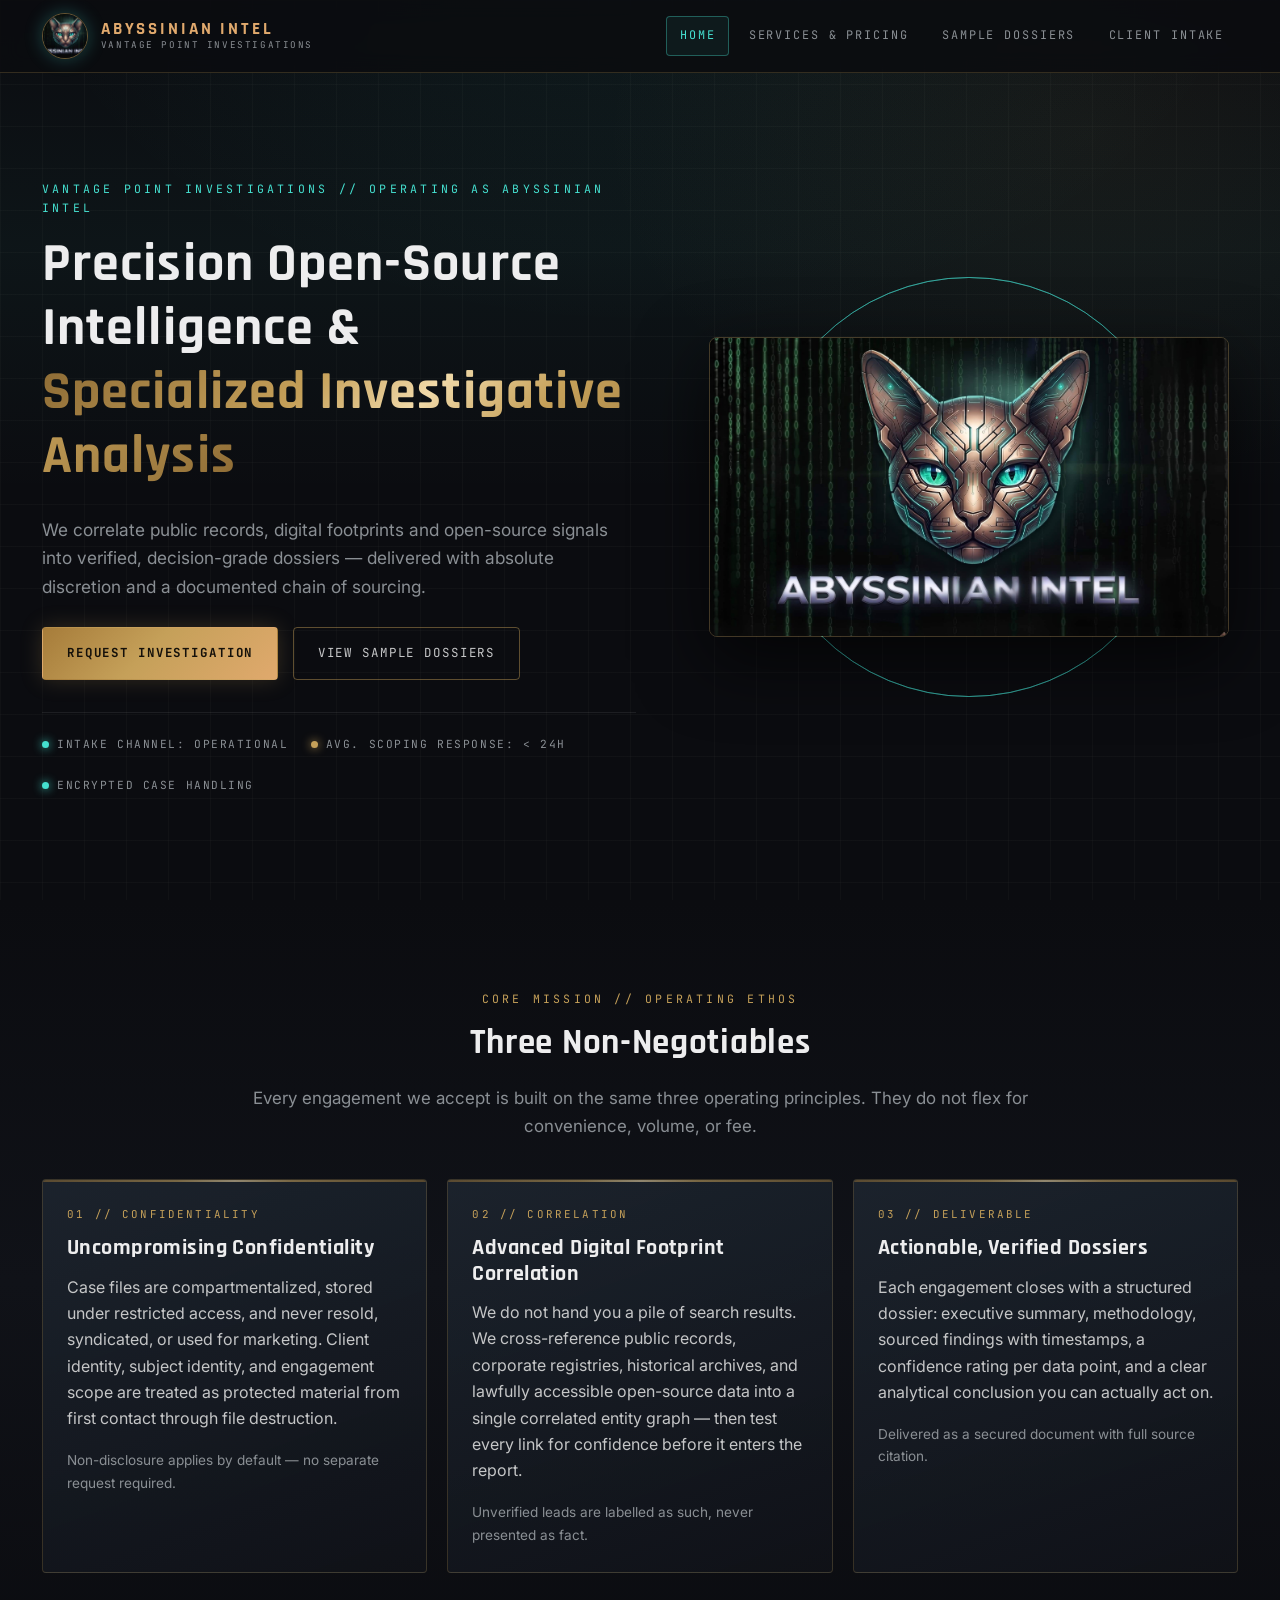
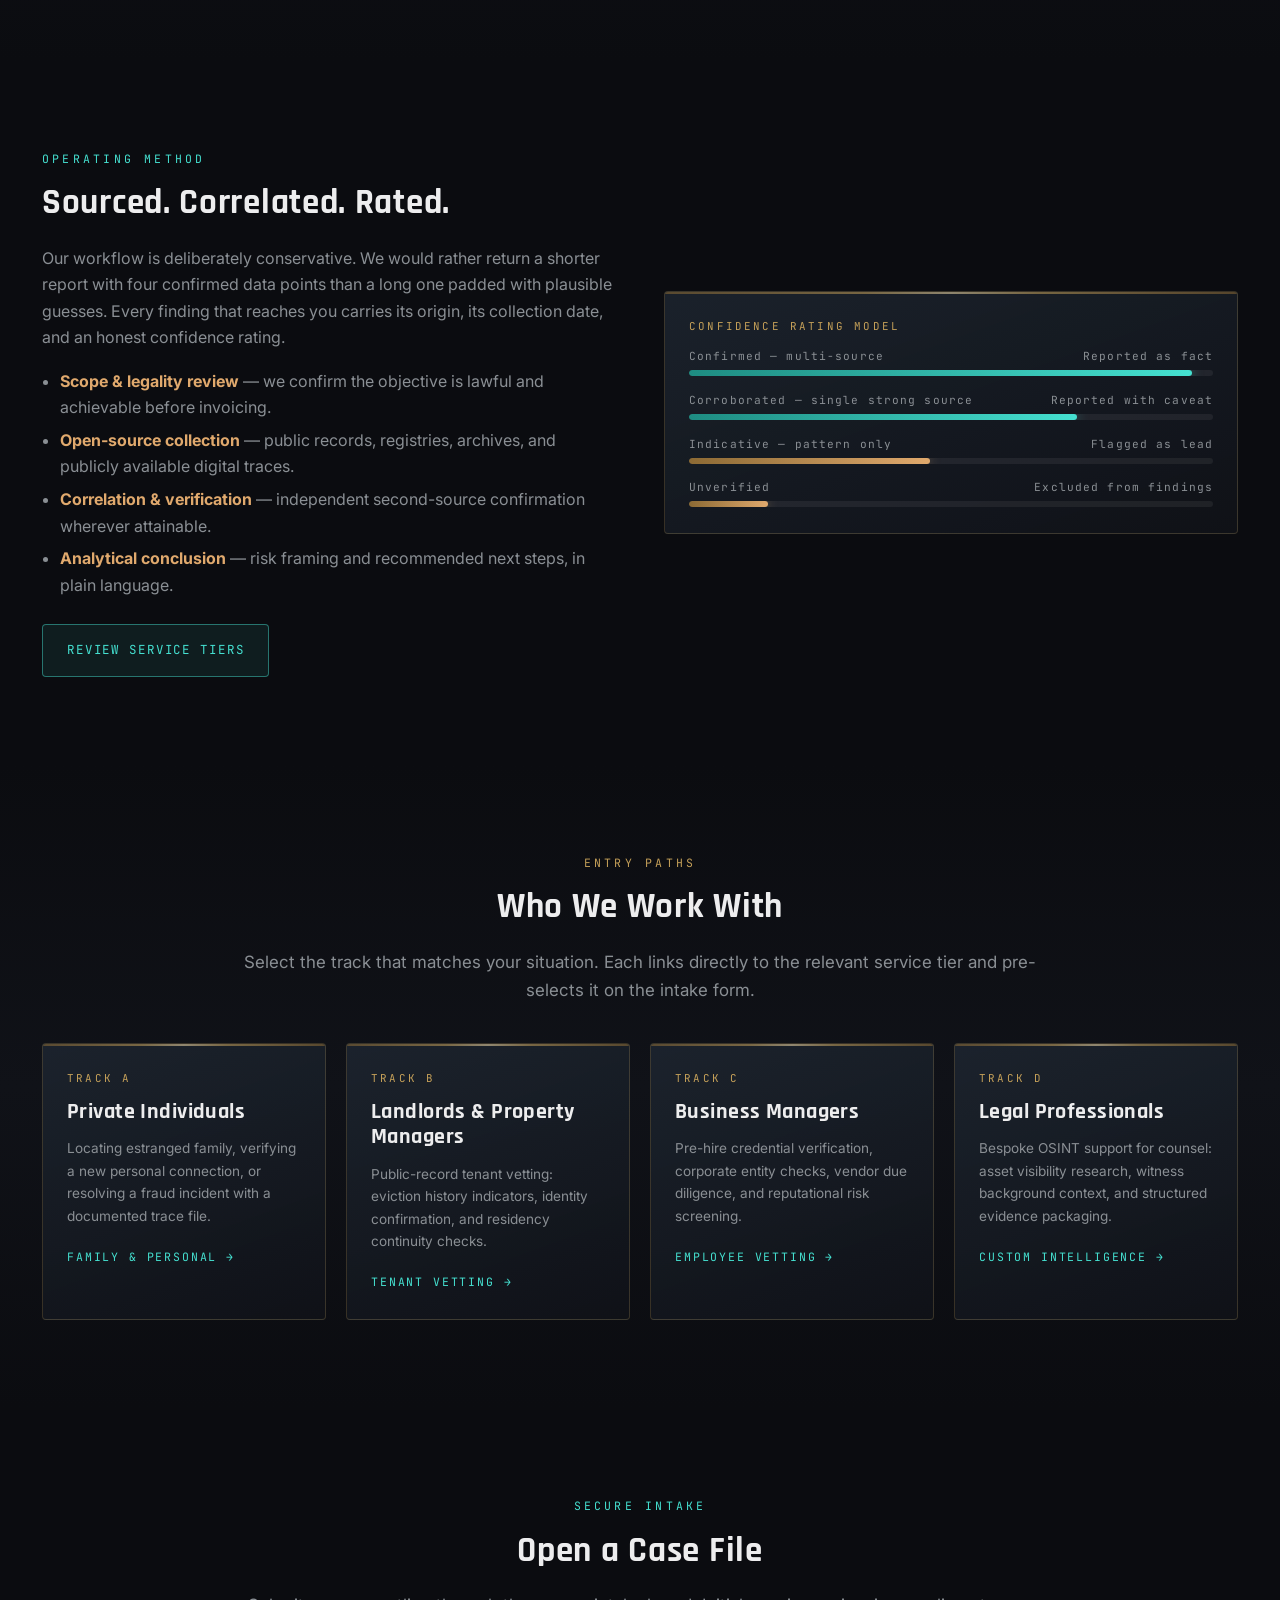
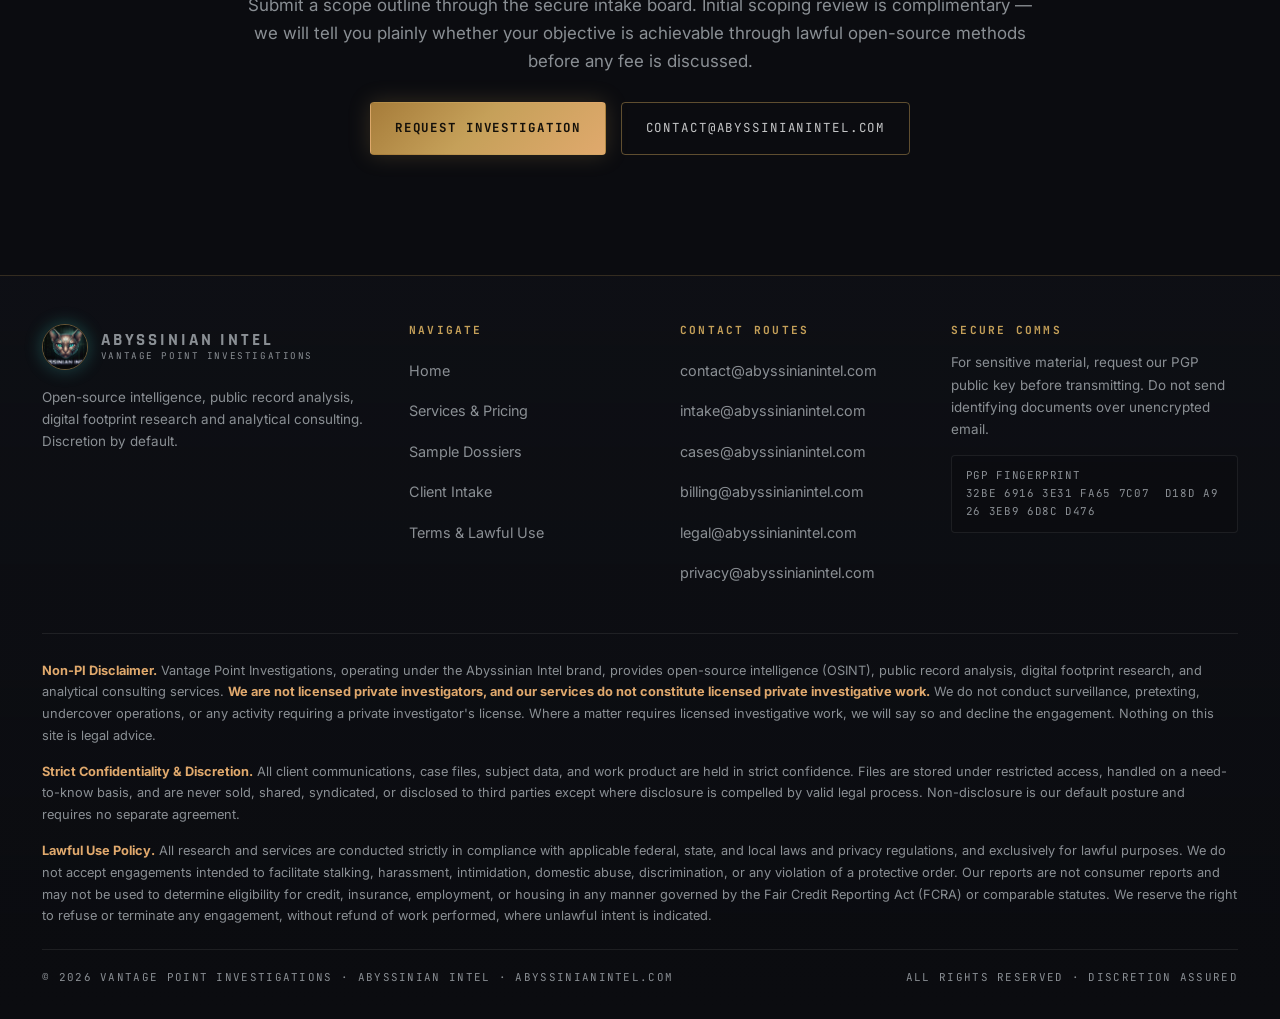
<file: index.html>
<!DOCTYPE html>
<html lang="en">
<head>
<meta charset="utf-8">
<meta name="viewport" content="width=device-width, initial-scale=1">
<title>Abyssinian Intel — Vantage Point Investigations | Open-Source Intelligence &amp; Analysis</title>
<meta name="description" content="Vantage Point Investigations, operating under Abyssinian Intel. Precision open-source intelligence (OSINT), public record analysis, digital footprint research and analytical consulting. Not a licensed private investigation service.">
<meta name="theme-color" content="#0B0C10">

<!-- Open Graph -->
<meta property="og:title" content="Abyssinian Intel — Precision Open-Source Intelligence">
<meta property="og:description" content="OSINT, public record analysis and digital footprint research. Verified dossiers. Absolute discretion.">
<meta property="og:image" content="assets/Logo1.jpg">
<meta property="og:type" content="website">

<link rel="icon" href="assets/Logo1.jpg">
<link rel="preconnect" href="https://fonts.googleapis.com">
<link rel="preconnect" href="https://fonts.gstatic.com" crossorigin>
<link href="https://fonts.googleapis.com/css2?family=Rajdhani:wght@500;600;700&family=Inter:wght@300;400;500;600&family=JetBrains+Mono:wght@400;500&display=swap" rel="stylesheet">
<link rel="stylesheet" href="assets/css/style.css">
</head>
<body>

<!-- Ambient grid + scanline backdrop (purely decorative) -->
<div class="backdrop" aria-hidden="true"></div>

<!-- ====================== HEADER ====================== -->
<header class="site-header">
  <div class="wrap nav">
    <a class="brand" href="index.html" aria-label="Abyssinian Intel — home">
      <img class="brand__mark" src="assets/Logo1.jpg" alt="Abyssinian Intel emblem">
      <span class="brand__text">
        <span class="brand__name">Abyssinian Intel</span>
        <span class="brand__sub">Vantage Point Investigations</span>
      </span>
    </a>

    <button class="nav__toggle" type="button" aria-controls="nav-links" aria-expanded="false" aria-label="Toggle navigation">☰</button>

    <nav class="nav__links" id="nav-links" aria-label="Primary">
      <a href="index.html">Home</a>
      <a href="services.html">Services &amp; Pricing</a>
      <a href="reports.html">Sample Dossiers</a>
      <a href="intake.html">Client Intake</a>
    </nav>
  </div>
</header>

<main>

  <!-- ====================== HERO ====================== -->
  <section class="hero">
    <div class="wrap hero__inner">

      <div>
        <span class="eyebrow">Vantage Point Investigations // Operating as Abyssinian Intel</span>
        <h1>Precision Open-Source Intelligence &amp;<br><span class="metal">Specialized Investigative Analysis</span></h1>
        <p class="hero__sub">
          We correlate public records, digital footprints and open-source signals into verified,
          decision-grade dossiers — delivered with absolute discretion and a documented chain of sourcing.
        </p>

        <div class="btn-row mt-2">
          <a class="btn btn--primary" href="intake.html">Request Investigation</a>
          <a class="btn btn--ghost" href="reports.html">View Sample Dossiers</a>
        </div>

        <div class="status-strip" role="status">
          <span class="node">Intake channel: operational</span>
          <span class="node node--copper">Avg. scoping response: &lt; 24h</span>
          <span class="node">Encrypted case handling</span>
        </div>
      </div>

      <!-- Logo with ambient pulse rings -->
      <div class="hero__logo">
        <span class="pulse-ring" aria-hidden="true"></span>
        <span class="pulse-ring" aria-hidden="true"></span>
        <span class="pulse-ring" aria-hidden="true"></span>
        <img src="assets/Logo1.jpg" alt="Abyssinian Intel — cyber-metallic Abyssinian cat emblem with turquoise optical sensors over a digital rain field">
      </div>

    </div>
  </section>

  <!-- ====================== CORE MISSION / ETHOS ====================== -->
  <section class="section section--alt" id="ethos">
    <div class="wrap">
      <div class="center mb-3">
        <span class="eyebrow eyebrow--copper">Core Mission // Operating Ethos</span>
        <h2>Three Non-Negotiables</h2>
        <p class="lede">Every engagement we accept is built on the same three operating principles. They do not flex for convenience, volume, or fee.</p>
      </div>

      <div class="grid grid--3">

        <article class="card" data-reveal>
          <span class="card__icon">01 // CONFIDENTIALITY</span>
          <h3>Uncompromising Confidentiality</h3>
          <p>
            Case files are compartmentalized, stored under restricted access, and never resold, syndicated,
            or used for marketing. Client identity, subject identity, and engagement scope are treated as
            protected material from first contact through file destruction.
          </p>
          <p class="small dim mb-0">Non-disclosure applies by default — no separate request required.</p>
        </article>

        <article class="card" data-reveal>
          <span class="card__icon">02 // CORRELATION</span>
          <h3>Advanced Digital Footprint Correlation</h3>
          <p>
            We do not hand you a pile of search results. We cross-reference public records, corporate
            registries, historical archives, and lawfully accessible open-source data into a single
            correlated entity graph — then test every link for confidence before it enters the report.
          </p>
          <p class="small dim mb-0">Unverified leads are labelled as such, never presented as fact.</p>
        </article>

        <article class="card" data-reveal>
          <span class="card__icon">03 // DELIVERABLE</span>
          <h3>Actionable, Verified Dossiers</h3>
          <p>
            Each engagement closes with a structured dossier: executive summary, methodology, sourced
            findings with timestamps, a confidence rating per data point, and a clear analytical
            conclusion you can actually act on.
          </p>
          <p class="small dim mb-0">Delivered as a secured document with full source citation.</p>
        </article>

      </div>
    </div>
  </section>

  <!-- ====================== METHOD SNAPSHOT ====================== -->
  <section class="section">
    <div class="wrap">
      <div class="grid grid--2" style="align-items:center; gap:3rem;">
        <div data-reveal>
          <span class="eyebrow">Operating Method</span>
          <h2>Sourced. Correlated. Rated.</h2>
          <p class="dim">
            Our workflow is deliberately conservative. We would rather return a shorter report with four
            confirmed data points than a long one padded with plausible guesses. Every finding that reaches
            you carries its origin, its collection date, and an honest confidence rating.
          </p>
          <ul class="dim">
            <li><strong style="color:var(--bronze)">Scope &amp; legality review</strong> — we confirm the objective is lawful and achievable before invoicing.</li>
            <li><strong style="color:var(--bronze)">Open-source collection</strong> — public records, registries, archives, and publicly available digital traces.</li>
            <li><strong style="color:var(--bronze)">Correlation &amp; verification</strong> — independent second-source confirmation wherever attainable.</li>
            <li><strong style="color:var(--bronze)">Analytical conclusion</strong> — risk framing and recommended next steps, in plain language.</li>
          </ul>
          <div class="btn-row mt-2">
            <a class="btn btn--cyan" href="services.html">Review Service Tiers</a>
          </div>
        </div>

        <div data-reveal>
          <div class="card">
            <span class="card__icon">CONFIDENCE RATING MODEL</span>
            <div class="bar">
              <div class="bar__row"><span>Confirmed — multi-source</span><span>Reported as fact</span></div>
              <div class="bar__track"><div class="bar__fill" data-bar="96"></div></div>
            </div>
            <div class="bar">
              <div class="bar__row"><span>Corroborated — single strong source</span><span>Reported with caveat</span></div>
              <div class="bar__track"><div class="bar__fill" data-bar="74"></div></div>
            </div>
            <div class="bar">
              <div class="bar__row"><span>Indicative — pattern only</span><span>Flagged as lead</span></div>
              <div class="bar__track"><div class="bar__fill bar__fill--copper" data-bar="46"></div></div>
            </div>
            <div class="bar mb-0">
              <div class="bar__row"><span>Unverified</span><span>Excluded from findings</span></div>
              <div class="bar__track"><div class="bar__fill bar__fill--copper" data-bar="15"></div></div>
            </div>
          </div>
        </div>
      </div>
    </div>
  </section>

  <!-- ====================== AUDIENCE QUICK-NAV ====================== -->
  <section class="section section--alt" id="who">
    <div class="wrap">
      <div class="center mb-3">
        <span class="eyebrow eyebrow--copper">Entry Paths</span>
        <h2>Who We Work With</h2>
        <p class="lede">Select the track that matches your situation. Each links directly to the relevant service tier and pre-selects it on the intake form.</p>
      </div>

      <div class="grid grid--4">

        <a class="card card--link" href="services.html#tier-1" data-reveal>
          <span class="card__icon">TRACK A</span>
          <h3>Private Individuals</h3>
          <p class="small dim">Locating estranged family, verifying a new personal connection, or resolving a fraud incident with a documented trace file.</p>
          <span class="card__go">Family &amp; Personal →</span>
        </a>

        <a class="card card--link" href="services.html#tier-2" data-reveal>
          <span class="card__icon">TRACK B</span>
          <h3>Landlords &amp; Property Managers</h3>
          <p class="small dim">Public-record tenant vetting: eviction history indicators, identity confirmation, and residency continuity checks.</p>
          <span class="card__go">Tenant Vetting →</span>
        </a>

        <a class="card card--link" href="services.html#tier-3" data-reveal>
          <span class="card__icon">TRACK C</span>
          <h3>Business Managers</h3>
          <p class="small dim">Pre-hire credential verification, corporate entity checks, vendor due diligence, and reputational risk screening.</p>
          <span class="card__go">Employee Vetting →</span>
        </a>

        <a class="card card--link" href="services.html#tier-6" data-reveal>
          <span class="card__icon">TRACK D</span>
          <h3>Legal Professionals</h3>
          <p class="small dim">Bespoke OSINT support for counsel: asset visibility research, witness background context, and structured evidence packaging.</p>
          <span class="card__go">Custom Intelligence →</span>
        </a>

      </div>
    </div>
  </section>

  <!-- ====================== CTA ====================== -->
  <section class="section">
    <div class="wrap center">
      <span class="eyebrow">Secure Intake</span>
      <h2>Open a Case File</h2>
      <p class="lede mb-2">
        Submit a scope outline through the secure intake board. Initial scoping review is complimentary —
        we will tell you plainly whether your objective is achievable through lawful open-source methods
        before any fee is discussed.
      </p>
      <div class="btn-row">
        <a class="btn btn--primary" href="intake.html">Request Investigation</a>
        <a class="btn btn--ghost" href="mailto:contact@abyssinianintel.com">contact@abyssinianintel.com</a>
      </div>
    </div>
  </section>

</main>

<!-- ====================== FOOTER ====================== -->
<footer class="site-footer">
  <div class="wrap">

    <div class="footer-grid">
      <div>
        <a class="brand" href="index.html" style="margin-bottom:1rem">
          <img class="brand__mark" src="assets/Logo1.jpg" alt="">
          <span class="brand__text">
            <span class="brand__name">Abyssinian Intel</span>
            <span class="brand__sub">Vantage Point Investigations</span>
          </span>
        </a>
        <p class="footer-note">
          Open-source intelligence, public record analysis, digital footprint research
          and analytical consulting. Discretion by default.
        </p>
      </div>

      <div>
        <h4>Navigate</h4>
        <ul>
          <li><a href="index.html">Home</a></li>
          <li><a href="services.html">Services &amp; Pricing</a></li>
          <li><a href="reports.html">Sample Dossiers</a></li>
          <li><a href="intake.html">Client Intake</a></li>
          <li><a href="intake.html#terms">Terms &amp; Lawful Use</a></li>
        </ul>
      </div>

      <div>
        <h4>Contact Routes</h4>
        <ul>
          <li><a href="mailto:contact@abyssinianintel.com">contact@abyssinianintel.com</a></li>
          <li><a href="mailto:intake@abyssinianintel.com">intake@abyssinianintel.com</a></li>
          <li><a href="mailto:cases@abyssinianintel.com">cases@abyssinianintel.com</a></li>
          <li><a href="mailto:billing@abyssinianintel.com">billing@abyssinianintel.com</a></li>
          <li><a href="mailto:legal@abyssinianintel.com">legal@abyssinianintel.com</a></li>
          <li><a href="mailto:privacy@abyssinianintel.com">privacy@abyssinianintel.com</a></li>
        </ul>
      </div>

      <div>
        <h4>Secure Comms</h4>
        <p class="footer-note">
          For sensitive material, request our PGP public key before transmitting. Do not send
          identifying documents over unencrypted email.
        </p>
        <!-- PGP placeholder: replace FINGERPRINT and key link when your key is generated -->
        <div class="pgp">
          PGP FINGERPRINT<br>
          32BE 6916 3E31 FA65 7C07&nbsp; D18D A926 3EB9 6D8C D476<br>
        </div>
      </div>
    </div>

    <!-- ---------- MANDATORY LEGAL BLOCK (identical on every page) ---------- -->
    <div class="legal-block">
      <p>
        <strong>Non-PI Disclaimer.</strong> Vantage Point Investigations, operating under the Abyssinian Intel
        brand, provides open-source intelligence (OSINT), public record analysis, digital footprint research,
        and analytical consulting services. <strong>We are not licensed private investigators, and our services
        do not constitute licensed private investigative work.</strong> We do not conduct surveillance, pretexting,
        undercover operations, or any activity requiring a private investigator's license. Where a matter requires
        licensed investigative work, we will say so and decline the engagement. Nothing on this site is legal advice.
      </p>
      <p>
        <strong>Strict Confidentiality &amp; Discretion.</strong> All client communications, case files, subject
        data, and work product are held in strict confidence. Files are stored under restricted access, handled
        on a need-to-know basis, and are never sold, shared, syndicated, or disclosed to third parties except
        where disclosure is compelled by valid legal process. Non-disclosure is our default posture and requires
        no separate agreement.
      </p>
      <p>
        <strong>Lawful Use Policy.</strong> All research and services are conducted strictly in compliance with
        applicable federal, state, and local laws and privacy regulations, and exclusively for lawful purposes.
        We do not accept engagements intended to facilitate stalking, harassment, intimidation, domestic abuse,
        discrimination, or any violation of a protective order. Our reports are not consumer reports and may not
        be used to determine eligibility for credit, insurance, employment, or housing in any manner governed by
        the Fair Credit Reporting Act (FCRA) or comparable statutes. We reserve the right to refuse or terminate
        any engagement, without refund of work performed, where unlawful intent is indicated.
      </p>

      <div class="colophon">
        <span>&copy; <span data-year>2026</span> Vantage Point Investigations · Abyssinian Intel · abyssinianintel.com</span>
        <span>All rights reserved · Discretion assured</span>
      </div>
    </div>

  </div>
</footer>

<script src="assets/js/main.js"></script>
</body>
</html>
</file>
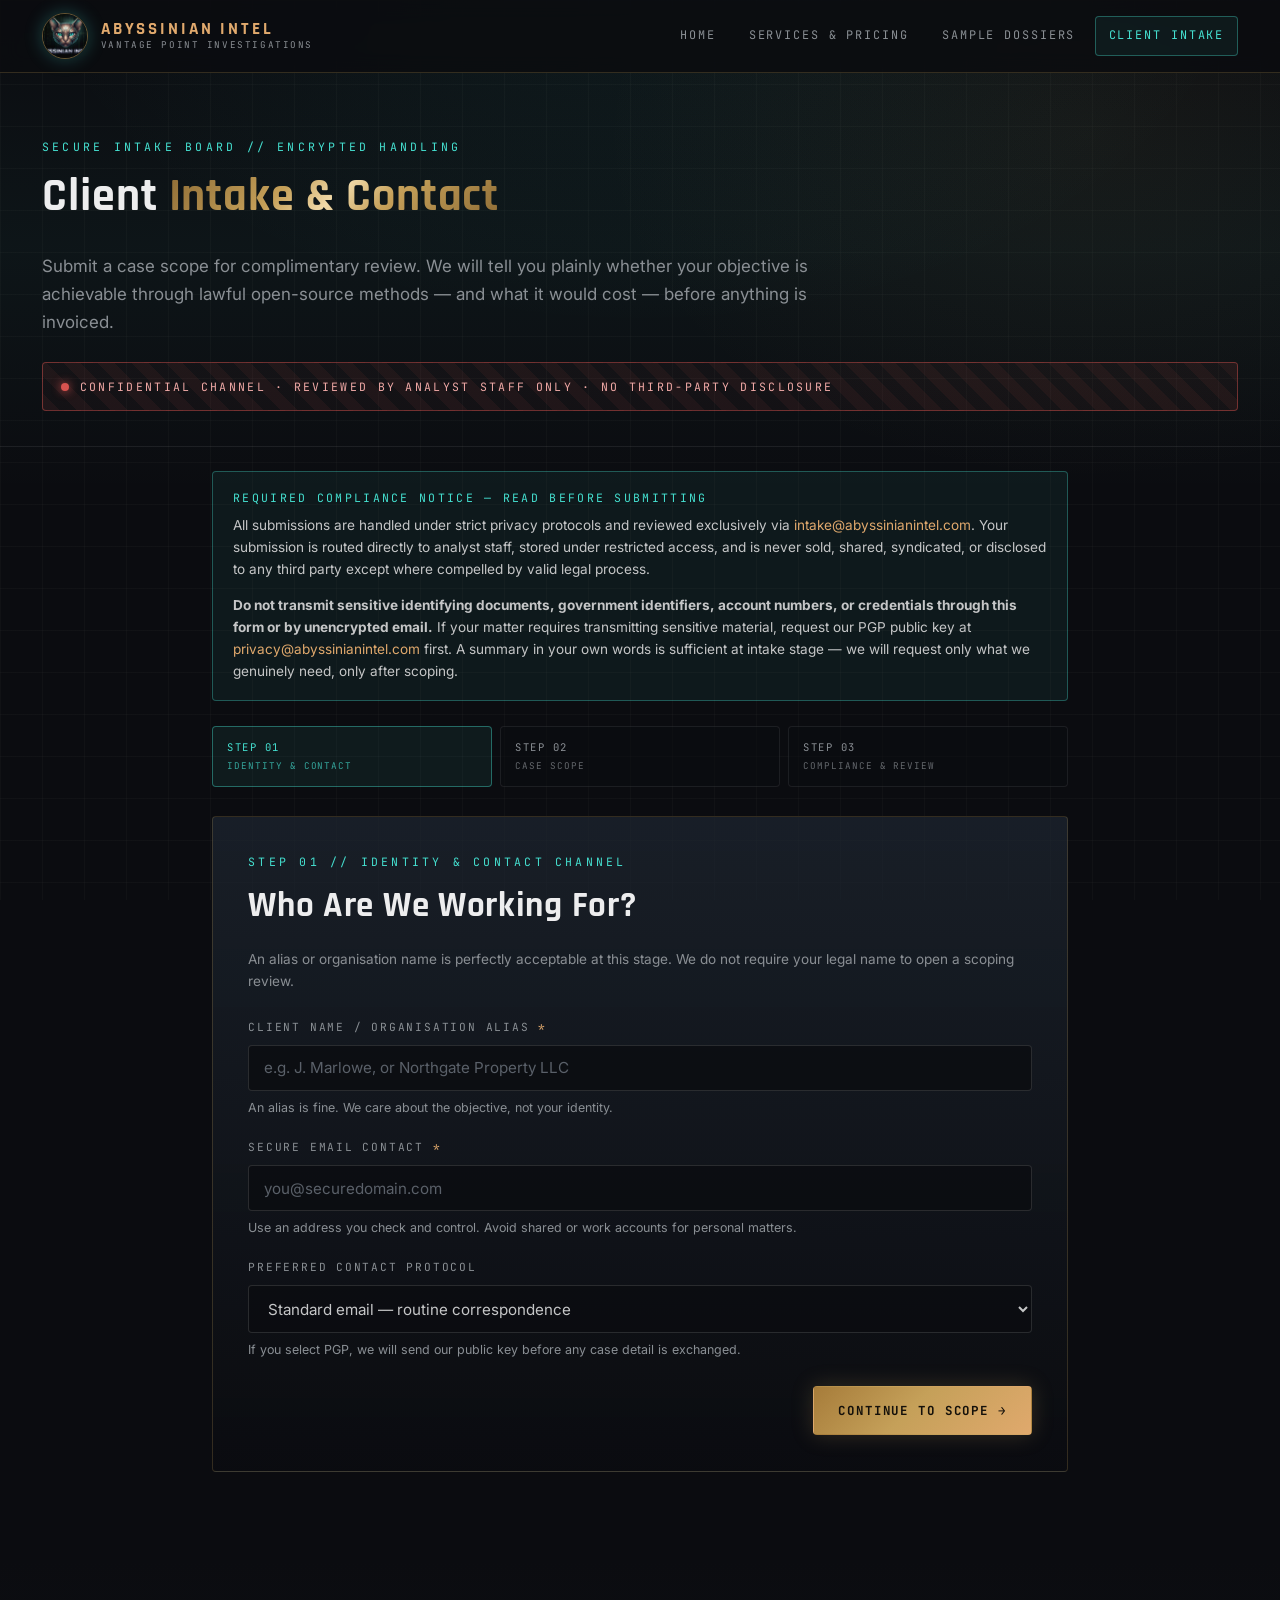
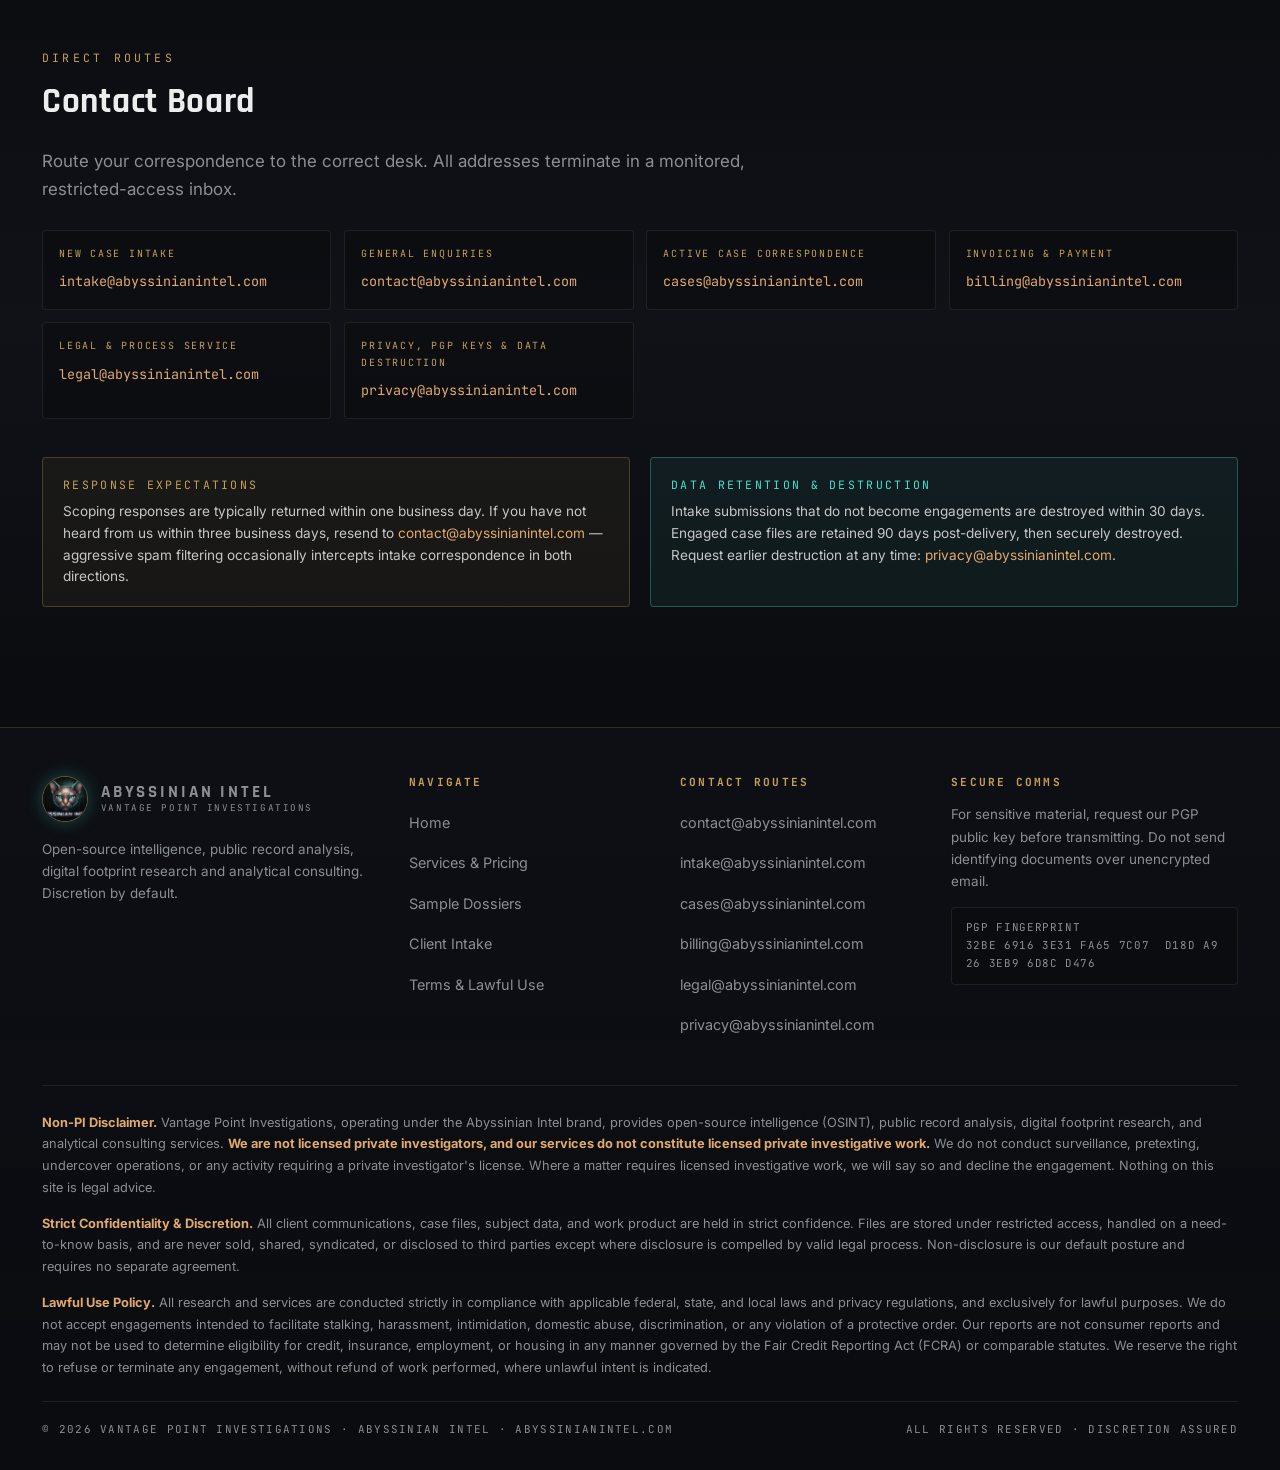
<file: intake.html>
<!DOCTYPE html>
<html lang="en">
<head>
<meta charset="utf-8">
<meta name="viewport" content="width=device-width, initial-scale=1">
<title>Client Intake &amp; Contact — Abyssinian Intel | Vantage Point Investigations</title>
<meta name="description" content="Secure client intake board for Vantage Point Investigations. Submit a case scope for complimentary scoping review under strict confidentiality protocols.">
<meta name="theme-color" content="#0B0C10">
<link rel="icon" href="assets/Logo1.jpg">
<link rel="preconnect" href="https://fonts.googleapis.com">
<link rel="preconnect" href="https://fonts.gstatic.com" crossorigin>
<link href="https://fonts.googleapis.com/css2?family=Rajdhani:wght@500;600;700&family=Inter:wght@300;400;500;600&family=JetBrains+Mono:wght@400;500&display=swap" rel="stylesheet">
<link rel="stylesheet" href="assets/css/style.css">
</head>
<body>

<div class="backdrop" aria-hidden="true"></div>

<!-- ====================== HEADER ====================== -->
<header class="site-header">
  <div class="wrap nav">
    <a class="brand" href="index.html" aria-label="Abyssinian Intel — home">
      <img class="brand__mark" src="assets/Logo1.jpg" alt="Abyssinian Intel emblem">
      <span class="brand__text">
        <span class="brand__name">Abyssinian Intel</span>
        <span class="brand__sub">Vantage Point Investigations</span>
      </span>
    </a>
    <button class="nav__toggle" type="button" aria-controls="nav-links" aria-expanded="false" aria-label="Toggle navigation">☰</button>
    <nav class="nav__links" id="nav-links" aria-label="Primary">
      <a href="index.html">Home</a>
      <a href="services.html">Services &amp; Pricing</a>
      <a href="reports.html">Sample Dossiers</a>
      <a href="intake.html">Client Intake</a>
    </nav>
  </div>
</header>

<main>

  <!-- ====================== PAGE HEAD ====================== -->
  <section class="page-head">
    <div class="wrap">
      <span class="eyebrow">Secure Intake Board // Encrypted Handling</span>
      <h1>Client <span class="metal">Intake &amp; Contact</span></h1>
      <p class="lede mb-2">
        Submit a case scope for complimentary review. We will tell you plainly whether your objective is
        achievable through lawful open-source methods — and what it would cost — before anything is invoiced.
      </p>
      <div class="classified-bar" role="note">
        Confidential Channel · Reviewed by Analyst Staff Only · No Third-Party Disclosure
      </div>
    </div>
  </section>

  <!-- ====================== FORM ====================== -->
  <section class="section" style="padding-top:1.5rem">
    <div class="wrap" style="max-width:900px">

      <!-- Required compliance notice, directly above the form -->
      <div class="notice notice--cyan mb-2" role="note">
        <span class="notice__title">Required Compliance Notice — Read Before Submitting</span>
        <p class="small">
          All submissions are handled under strict privacy protocols and reviewed exclusively via
          <a href="mailto:intake@abyssinianintel.com">intake@abyssinianintel.com</a>. Your submission is routed
          directly to analyst staff, stored under restricted access, and is never sold, shared, syndicated, or
          disclosed to any third party except where compelled by valid legal process.
        </p>
        <p class="small mb-0">
          <strong>Do not transmit sensitive identifying documents, government identifiers, account numbers, or
          credentials through this form or by unencrypted email.</strong> If your matter requires transmitting
          sensitive material, request our PGP public key at
          <a href="mailto:privacy@abyssinianintel.com">privacy@abyssinianintel.com</a> first. A summary in your
          own words is sufficient at intake stage — we will request only what we genuinely need, only after scoping.
        </p>
      </div>

      <!-- Shown when arriving from a services.html tier button -->
      <div class="notice mb-2" id="preselect-flag" hidden>
        <span class="notice__title">Tier Pre-Selected</span>
        <p class="mb-0 small">Routed from the service catalogue: <strong data-tier-label></strong>. You can change
        this in Step 2 if it is not the right fit.</p>
      </div>

      <!-- Step indicator -->
      <div class="steps" aria-hidden="true">
        <div class="step-chip is-active">Step 01<span>Identity &amp; Contact</span></div>
        <div class="step-chip">Step 02<span>Case Scope</span></div>
        <div class="step-chip">Step 03<span>Compliance &amp; Review</span></div>
      </div>

      <div class="form-shell">
        <form id="intake-form" novalidate autocomplete="off">

          <!-- ---------- STEP 1 ---------- -->
          <fieldset class="fstep" style="border:0;padding:0;margin:0">
            <legend class="sr-only">Step 1 — Identity and contact</legend>
            <span class="eyebrow">Step 01 // Identity &amp; Contact Channel</span>
            <h2>Who Are We Working For?</h2>
            <p class="dim small mb-2">
              An alias or organisation name is perfectly acceptable at this stage. We do not require your legal
              name to open a scoping review.
            </p>

            <div class="field">
              <label for="client">Client Name / Organisation Alias <span class="req">*</span></label>
              <input type="text" id="client" name="client" placeholder="e.g. J. Marlowe, or Northgate Property LLC"
                     data-required data-msg="Give us a name or alias so we know how to address you.">
              <p class="err" data-err-for="client" hidden></p>
              <p class="hint">An alias is fine. We care about the objective, not your identity.</p>
            </div>

            <div class="field">
              <label for="email">Secure Email Contact <span class="req">*</span></label>
              <input type="email" id="email" name="email" placeholder="you@securedomain.com"
                     data-required data-msg="We need a working email to return a scoping response.">
              <p class="err" data-err-for="email" hidden></p>
              <p class="hint">Use an address you check and control. Avoid shared or work accounts for personal matters.</p>
            </div>

            <div class="field">
              <label for="protocol">Preferred Contact Protocol</label>
              <select id="protocol" name="protocol">
                <option value="email-standard">Standard email — routine correspondence</option>
                <option value="email-pgp">PGP-encrypted email — please send your public key</option>
                <option value="scheduled-call">Scheduled voice call — email to arrange</option>
                <option value="discretion">Maximum discretion — minimal correspondence</option>
              </select>
              <p class="hint">If you select PGP, we will send our public key before any case detail is exchanged.</p>
            </div>

            <div class="form-nav">
              <span></span>
              <button class="btn btn--primary" type="button" data-next>Continue to Scope →</button>
            </div>
          </fieldset>

          <!-- ---------- STEP 2 ---------- -->
          <fieldset class="fstep" style="border:0;padding:0;margin:0" hidden>
            <legend class="sr-only">Step 2 — Case scope</legend>
            <span class="eyebrow">Step 02 // Case Scope &amp; Objective</span>
            <h2>What Do You Need Answered?</h2>
            <p class="dim small mb-2">
              Be specific about the <em>question</em>, not the method. "Is this contractor who they say they are?"
              tells us more than a list of records to pull.
            </p>

            <div class="field">
              <label for="service">Select Service Category <span class="req">*</span></label>
              <select id="service" name="service" data-required data-msg="Select a category, or choose 'Not sure'.">
                <option value="">— Select an engagement tier —</option>
                <!-- options injected by intake.js; pre-selected from ?service= -->
              </select>
              <p class="err" data-err-for="service" hidden></p>
              <p class="hint">Unsure? Choose the last option and describe the situation — we will map it for you.</p>
            </div>

            <div class="grid grid--2" style="gap:0 1.25rem">
              <div class="field">
                <label for="jurisdiction">Jurisdiction / Region</label>
                <input type="text" id="jurisdiction" name="jurisdiction" placeholder="e.g. Illinois, USA — or multi-state">
                <p class="hint">Records availability varies sharply by jurisdiction.</p>
              </div>
              <div class="field">
                <label for="urgency">Urgency</label>
                <select id="urgency" name="urgency">
                  <option value="standard">Standard — normal turnaround</option>
                  <option value="priority">Priority — time-sensitive decision pending</option>
                  <option value="urgent">Urgent — active loss or imminent deadline</option>
                </select>
              </div>
            </div>

            <div class="field">
              <label for="scope">Case Scope / Objective <span class="req">*</span></label>
              <textarea id="scope" name="scope" data-required
                        data-msg="Describe the objective — a few sentences minimum."
                        placeholder="Describe what you need to know and why it matters. Include: the decision this research will inform, what you already know, what you have already tried, and any deadline you are working toward.&#10;&#10;Please do not include government identifiers, account numbers, or credentials here."></textarea>
              <p class="err" data-err-for="scope" hidden></p>
              <p class="hint">Minimum a few sentences. Context is what lets us scope accurately and quote honestly.</p>
            </div>

            <div class="form-nav">
              <button class="btn btn--ghost" type="button" data-back>← Back</button>
              <button class="btn btn--primary" type="button" data-next>Continue to Compliance →</button>
            </div>
          </fieldset>

          <!-- ---------- STEP 3 ---------- -->
          <fieldset class="fstep" style="border:0;padding:0;margin:0" hidden>
            <legend class="sr-only">Step 3 — Compliance and review</legend>
            <span class="eyebrow">Step 03 // Compliance Affirmation &amp; Review</span>
            <h2>Confirm &amp; Transmit</h2>

            <div class="notice notice--red mb-2" id="terms">
              <span class="notice__title">Lawful Purpose &amp; Non-PI Acknowledgement</span>
              <p class="small">
                Vantage Point Investigations, operating under the Abyssinian Intel brand, provides open-source
                intelligence (OSINT), public record analysis, digital footprint research, and analytical consulting.
                <strong>We are not licensed private investigators, and our services do not constitute licensed
                private investigative work.</strong> We do not conduct surveillance, pretexting, or undercover
                activity of any kind.
              </p>
              <p class="small">
                We do not accept engagements intended to facilitate stalking, harassment, intimidation, domestic
                abuse, discrimination, or any violation of a protective order. Our reports are not consumer reports
                and may not be used to determine eligibility for credit, insurance, employment, or housing in any
                manner governed by the Fair Credit Reporting Act (FCRA) or comparable statutes.
              </p>
              <p class="small mb-0">
                If you are in immediate danger, contact emergency services. If you are attempting to locate someone
                who has separated from you or obtained a protective order, <strong>we will decline the engagement</strong>
                — and we would encourage you to speak with a qualified professional instead.
              </p>
            </div>

            <div class="field">
              <div class="check">
                <input type="checkbox" id="terms-check" name="terms" data-required
                       data-msg="This confirmation is required before we can review your request." >
                <label for="terms-check" id="terms-label">
                  I confirm this request is for lawful purposes and acknowledge that Vantage Point Investigations
                  provides OSINT analysis, not licensed private investigation services.
                </label>
              </div>
              <p class="err" data-err-for="terms-check" hidden></p>
            </div>

            <div class="field">
              <div class="check">
                <input type="checkbox" id="privacy" name="privacy" data-required
                       data-msg="Please acknowledge the confidentiality and handling protocol.">
                <label for="privacy">
                  I understand that this submission is handled under strict confidentiality protocols, reviewed via
                  <strong>intake@abyssinianintel.com</strong>, and that I should not transmit sensitive identifying
                  documents or credentials through this channel.
                </label>
              </div>
              <p class="err" data-err-for="privacy" hidden></p>
            </div>

            <h3 class="mt-3">Review Your Submission</h3>
            <dl id="review" style="margin:0 0 1.5rem"></dl>

            <div class="form-nav">
              <button class="btn btn--ghost" type="button" data-back>← Back</button>
              <button class="btn btn--primary" type="submit" id="submit-btn">Transmit Secure Intake</button>
            </div>
          </fieldset>

        </form>

        <noscript>
          <div class="notice notice--red mt-2">
            <span class="notice__title">JavaScript Disabled</span>
            <p class="mb-0 small">
              The stepped intake form requires JavaScript. You can submit your case scope directly by email to
              <a href="mailto:intake@abyssinianintel.com">intake@abyssinianintel.com</a>, including your name or
              alias, a contact email, the service tier, your jurisdiction, and a description of your objective.
              Please include a statement confirming lawful purpose.
            </p>
          </div>
        </noscript>
      </div>

    </div>
  </section>

  <!-- ====================== CONTACT BOARD ====================== -->
  <section class="section section--alt">
    <div class="wrap">
      <span class="eyebrow eyebrow--copper">Direct Routes</span>
      <h2 class="mb-2">Contact Board</h2>
      <p class="lede mb-2">Route your correspondence to the correct desk. All addresses terminate in a monitored, restricted-access inbox.</p>

      <div class="routes">
        <div class="route">
          <span class="route__label">New Case Intake</span>
          <a href="mailto:intake@abyssinianintel.com">intake@abyssinianintel.com</a>
        </div>
        <div class="route">
          <span class="route__label">General Enquiries</span>
          <a href="mailto:contact@abyssinianintel.com">contact@abyssinianintel.com</a>
        </div>
        <div class="route">
          <span class="route__label">Active Case Correspondence</span>
          <a href="mailto:cases@abyssinianintel.com">cases@abyssinianintel.com</a>
        </div>
        <div class="route">
          <span class="route__label">Invoicing &amp; Payment</span>
          <a href="mailto:billing@abyssinianintel.com">billing@abyssinianintel.com</a>
        </div>
        <div class="route">
          <span class="route__label">Legal &amp; Process Service</span>
          <a href="mailto:legal@abyssinianintel.com">legal@abyssinianintel.com</a>
        </div>
        <div class="route">
          <span class="route__label">Privacy, PGP Keys &amp; Data Destruction</span>
          <a href="mailto:privacy@abyssinianintel.com">privacy@abyssinianintel.com</a>
        </div>
      </div>

      <div class="grid grid--2 mt-3">
        <div class="notice">
          <span class="notice__title">Response Expectations</span>
          <p class="mb-0 small">
            Scoping responses are typically returned within one business day. If you have not heard from us within
            three business days, resend to <a href="mailto:contact@abyssinianintel.com">contact@abyssinianintel.com</a> —
            aggressive spam filtering occasionally intercepts intake correspondence in both directions.
          </p>
        </div>
        <div class="notice notice--cyan">
          <span class="notice__title">Data Retention &amp; Destruction</span>
          <p class="mb-0 small">
            Intake submissions that do not become engagements are destroyed within 30 days. Engaged case files are
            retained 90 days post-delivery, then securely destroyed. Request earlier destruction at any time:
            <a href="mailto:privacy@abyssinianintel.com">privacy@abyssinianintel.com</a>.
          </p>
        </div>
      </div>
    </div>
  </section>

</main>

<!-- ====================== FOOTER ====================== -->
<footer class="site-footer">
  <div class="wrap">
    <div class="footer-grid">
      <div>
        <a class="brand" href="index.html" style="margin-bottom:1rem">
          <img class="brand__mark" src="assets/Logo1.jpg" alt="">
          <span class="brand__text">
            <span class="brand__name">Abyssinian Intel</span>
            <span class="brand__sub">Vantage Point Investigations</span>
          </span>
        </a>
        <p class="footer-note">
          Open-source intelligence, public record analysis, digital footprint research
          and analytical consulting. Discretion by default.
        </p>
      </div>
      <div>
        <h4>Navigate</h4>
        <ul>
          <li><a href="index.html">Home</a></li>
          <li><a href="services.html">Services &amp; Pricing</a></li>
          <li><a href="reports.html">Sample Dossiers</a></li>
          <li><a href="intake.html">Client Intake</a></li>
          <li><a href="intake.html#terms">Terms &amp; Lawful Use</a></li>
        </ul>
      </div>
      <div>
        <h4>Contact Routes</h4>
        <ul>
          <li><a href="mailto:contact@abyssinianintel.com">contact@abyssinianintel.com</a></li>
          <li><a href="mailto:intake@abyssinianintel.com">intake@abyssinianintel.com</a></li>
          <li><a href="mailto:cases@abyssinianintel.com">cases@abyssinianintel.com</a></li>
          <li><a href="mailto:billing@abyssinianintel.com">billing@abyssinianintel.com</a></li>
          <li><a href="mailto:legal@abyssinianintel.com">legal@abyssinianintel.com</a></li>
          <li><a href="mailto:privacy@abyssinianintel.com">privacy@abyssinianintel.com</a></li>
        </ul>
      </div>
      <div>
        <h4>Secure Comms</h4>
        <p class="footer-note">
          For sensitive material, request our PGP public key before transmitting. Do not send
          identifying documents over unencrypted email.
        </p>
        <div class="pgp">
          PGP FINGERPRINT<br>
          32BE 6916 3E31 FA65 7C07&nbsp; D18D A926 3EB9 6D8C D476<br>
        </div>
      </div>
    </div>

    <div class="legal-block">
      <p>
        <strong>Non-PI Disclaimer.</strong> Vantage Point Investigations, operating under the Abyssinian Intel
        brand, provides open-source intelligence (OSINT), public record analysis, digital footprint research,
        and analytical consulting services. <strong>We are not licensed private investigators, and our services
        do not constitute licensed private investigative work.</strong> We do not conduct surveillance, pretexting,
        undercover operations, or any activity requiring a private investigator's license. Where a matter requires
        licensed investigative work, we will say so and decline the engagement. Nothing on this site is legal advice.
      </p>
      <p>
        <strong>Strict Confidentiality &amp; Discretion.</strong> All client communications, case files, subject
        data, and work product are held in strict confidence. Files are stored under restricted access, handled
        on a need-to-know basis, and are never sold, shared, syndicated, or disclosed to third parties except
        where disclosure is compelled by valid legal process. Non-disclosure is our default posture and requires
        no separate agreement.
      </p>
      <p>
        <strong>Lawful Use Policy.</strong> All research and services are conducted strictly in compliance with
        applicable federal, state, and local laws and privacy regulations, and exclusively for lawful purposes.
        We do not accept engagements intended to facilitate stalking, harassment, intimidation, domestic abuse,
        discrimination, or any violation of a protective order. Our reports are not consumer reports and may not
        be used to determine eligibility for credit, insurance, employment, or housing in any manner governed by
        the Fair Credit Reporting Act (FCRA) or comparable statutes. We reserve the right to refuse or terminate
        any engagement, without refund of work performed, where unlawful intent is indicated.
      </p>
      <div class="colophon">
        <span>&copy; <span data-year>2026</span> Vantage Point Investigations · Abyssinian Intel · abyssinianintel.com</span>
        <span>All rights reserved · Discretion assured</span>
      </div>
    </div>
  </div>
</footer>

<script src="assets/js/main.js"></script>
<script src="assets/js/intake.js"></script>
</body>
</html>
</file>
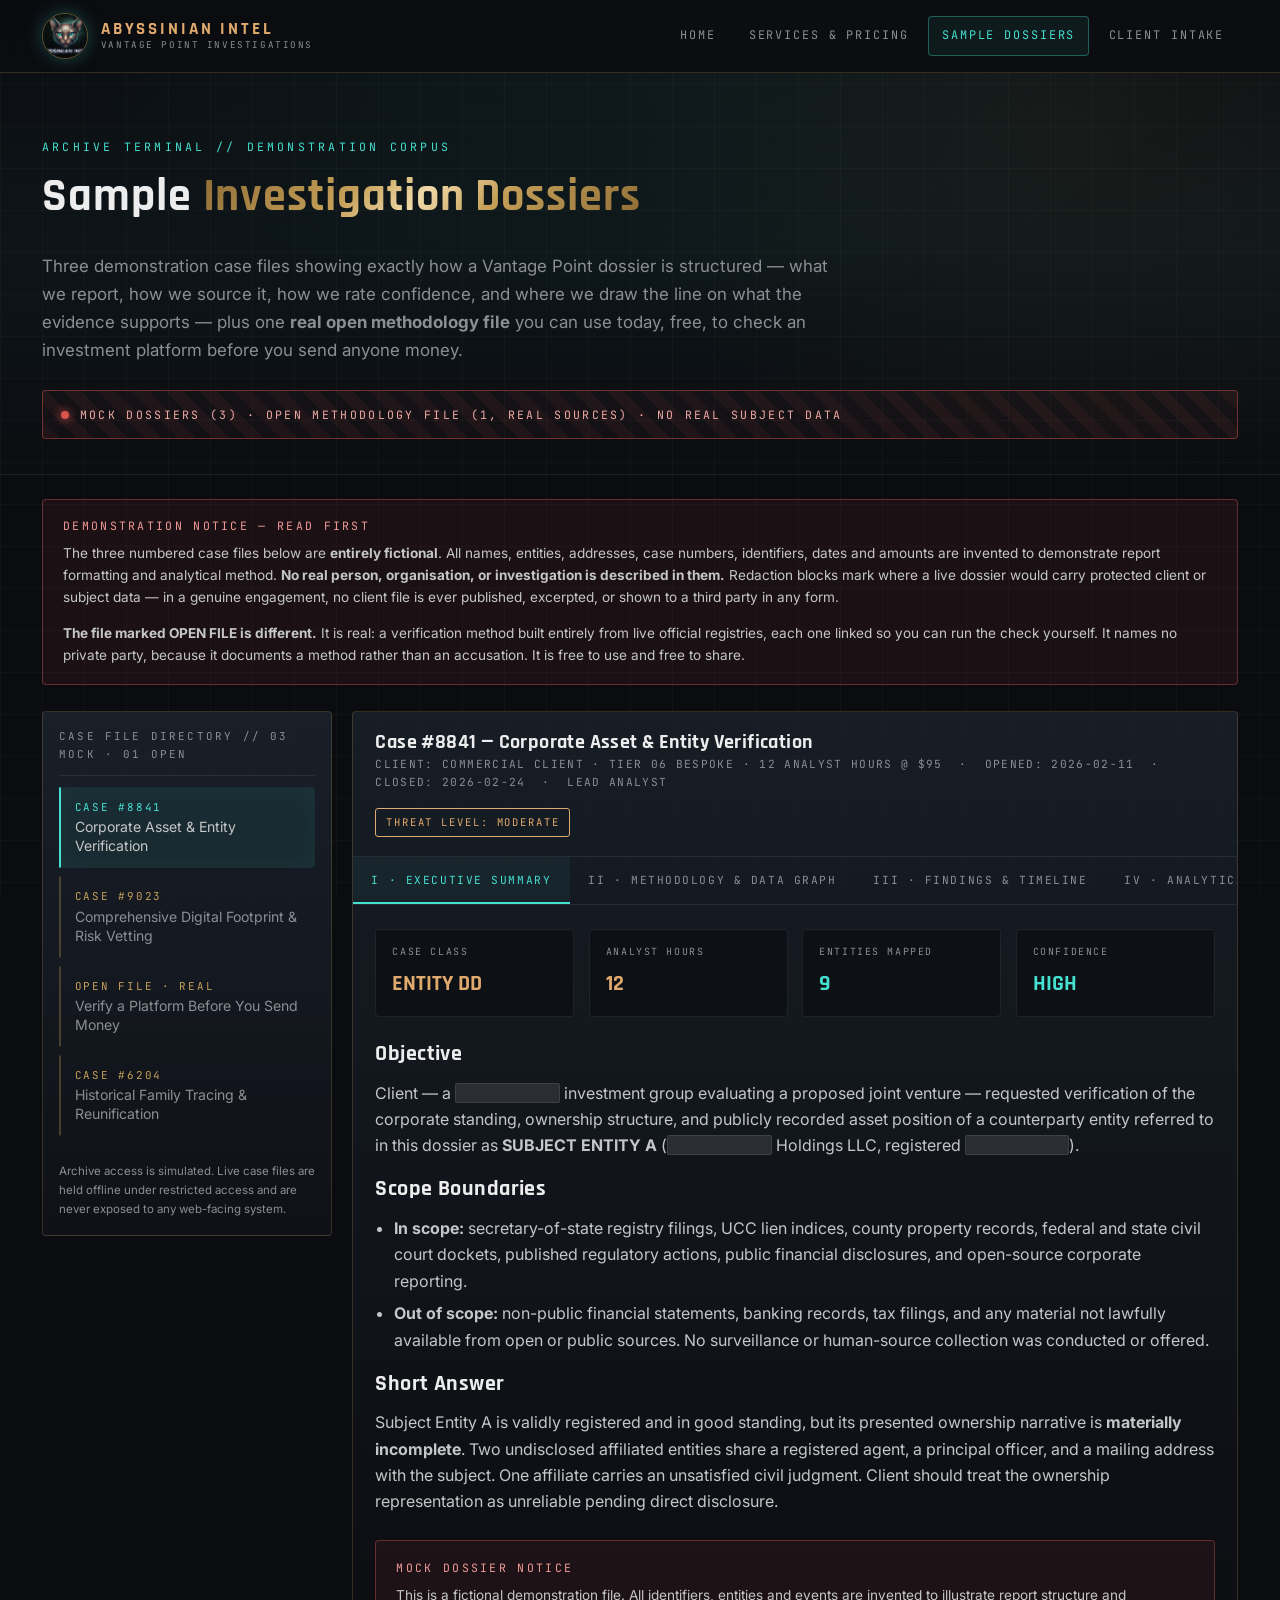
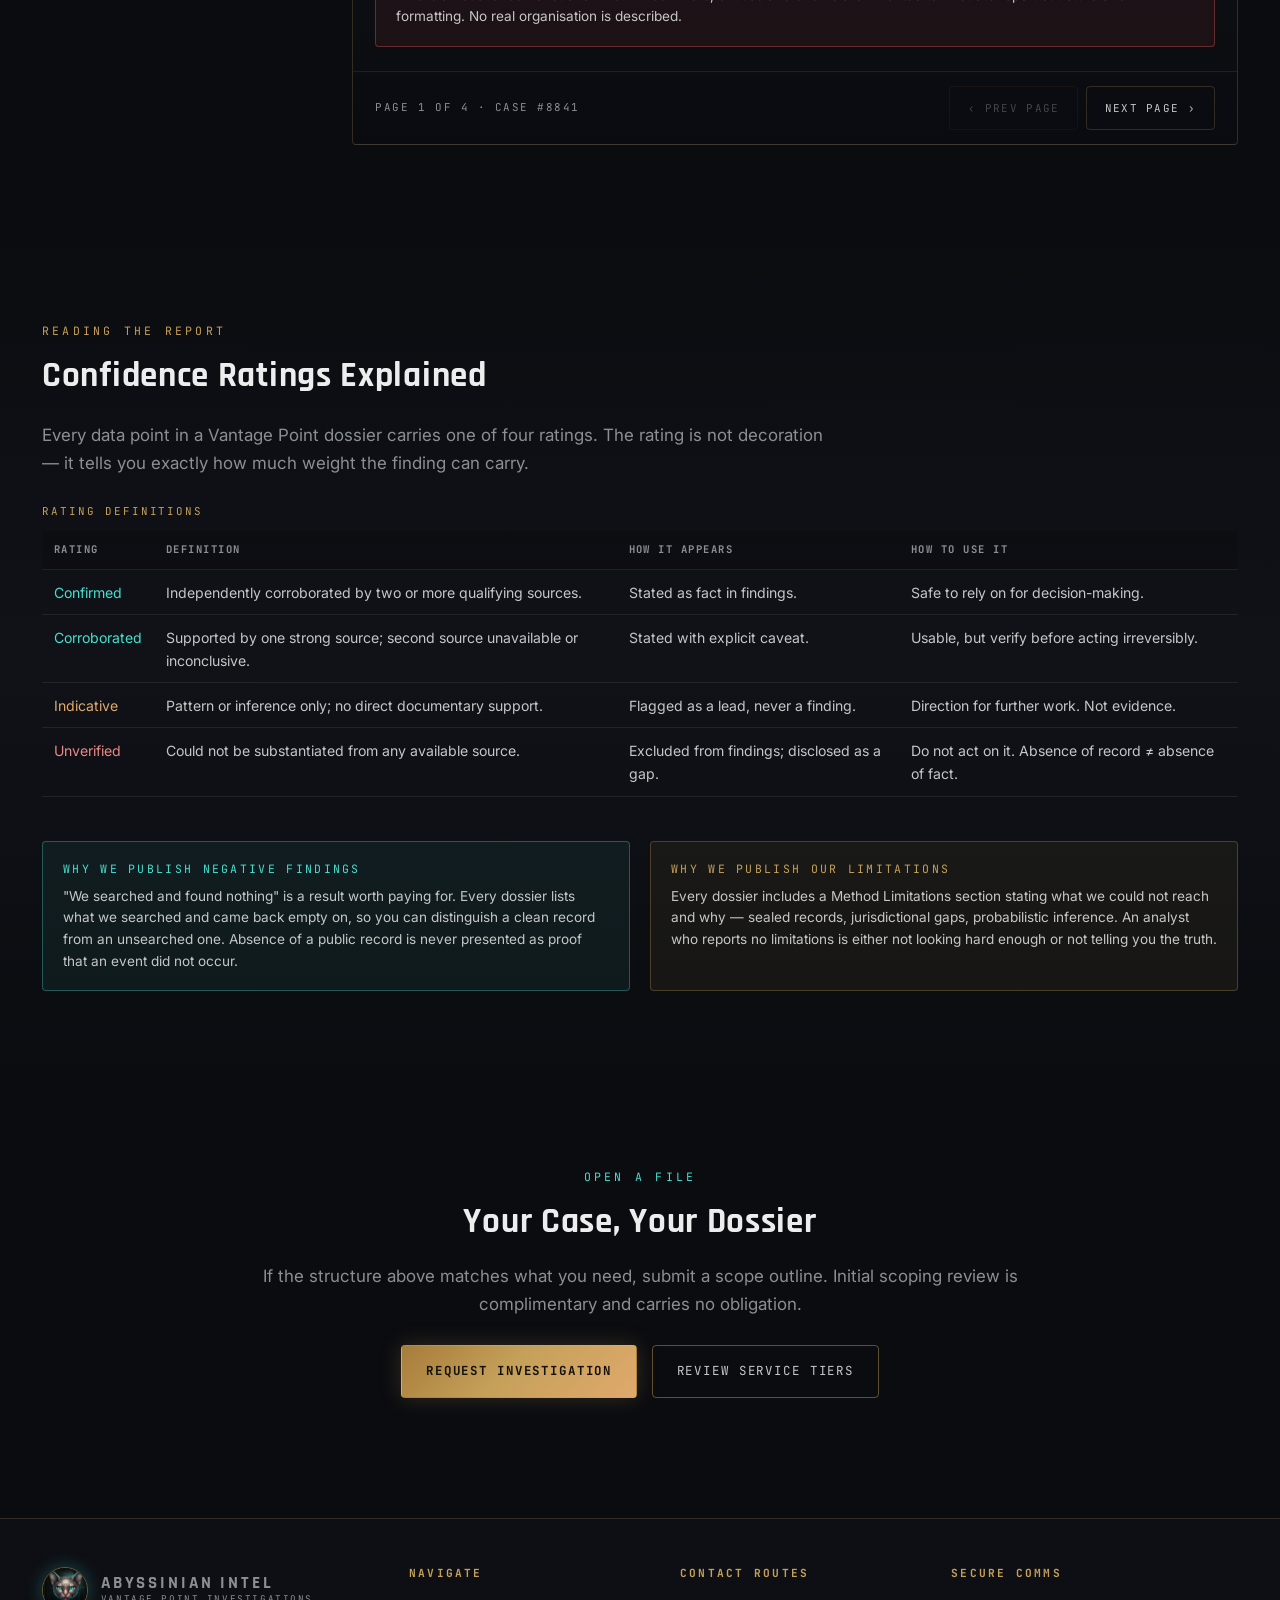
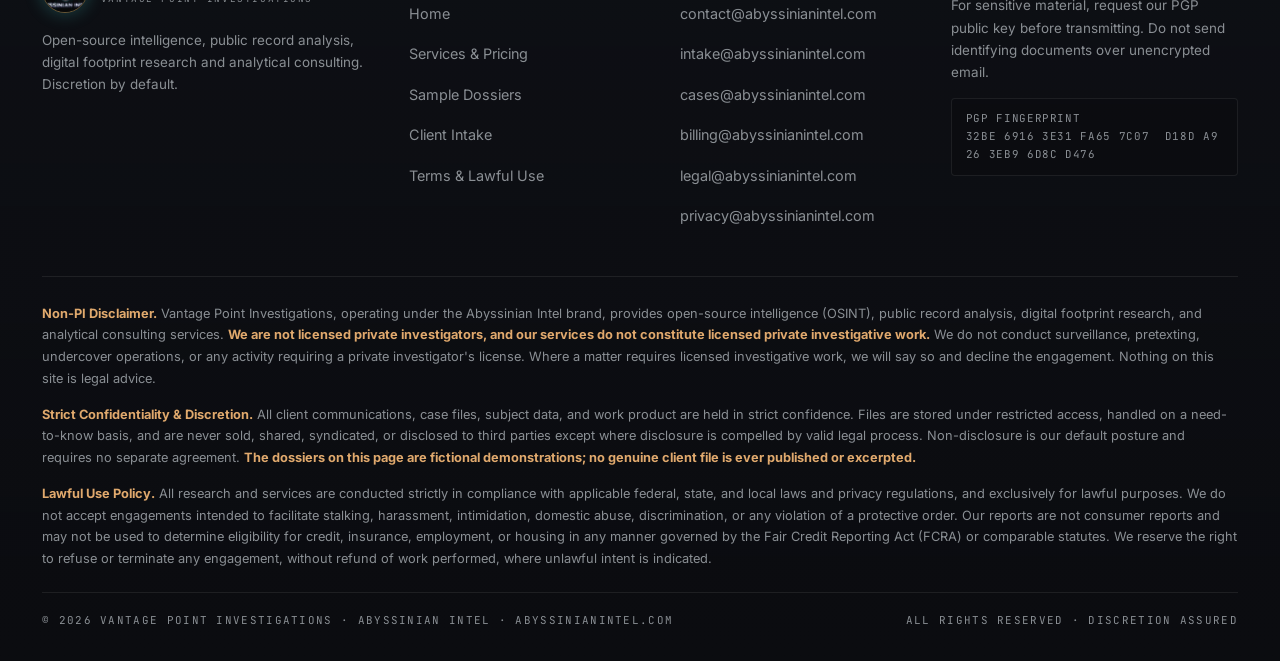
<file: reports.html>
<!DOCTYPE html>
<html lang="en">
<head>
<meta charset="utf-8">
<meta name="viewport" content="width=device-width, initial-scale=1">
<title>Sample Dossiers — Abyssinian Intel | Vantage Point Investigations</title>
<meta name="description" content="Interactive mock investigation dossiers demonstrating Vantage Point Investigations' report structure: executive summary, methodology, findings and timeline, and analytical conclusion.">
<meta name="theme-color" content="#0B0C10">
<meta name="robots" content="noindex, follow">
<link rel="icon" href="assets/Logo1.jpg">
<link rel="preconnect" href="https://fonts.googleapis.com">
<link rel="preconnect" href="https://fonts.gstatic.com" crossorigin>
<link href="https://fonts.googleapis.com/css2?family=Rajdhani:wght@500;600;700&family=Inter:wght@300;400;500;600&family=JetBrains+Mono:wght@400;500&display=swap" rel="stylesheet">
<link rel="stylesheet" href="assets/css/style.css">
</head>
<body>

<div class="backdrop" aria-hidden="true"></div>

<!-- ====================== HEADER ====================== -->
<header class="site-header">
  <div class="wrap nav">
    <a class="brand" href="index.html" aria-label="Abyssinian Intel — home">
      <img class="brand__mark" src="assets/Logo1.jpg" alt="Abyssinian Intel emblem">
      <span class="brand__text">
        <span class="brand__name">Abyssinian Intel</span>
        <span class="brand__sub">Vantage Point Investigations</span>
      </span>
    </a>
    <button class="nav__toggle" type="button" aria-controls="nav-links" aria-expanded="false" aria-label="Toggle navigation">☰</button>
    <nav class="nav__links" id="nav-links" aria-label="Primary">
      <a href="index.html">Home</a>
      <a href="services.html">Services &amp; Pricing</a>
      <a href="reports.html">Sample Dossiers</a>
      <a href="intake.html">Client Intake</a>
    </nav>
  </div>
</header>

<main>

  <!-- ====================== PAGE HEAD ====================== -->
  <section class="page-head">
    <div class="wrap">
      <span class="eyebrow">Archive Terminal // Demonstration Corpus</span>
      <h1>Sample <span class="metal">Investigation Dossiers</span></h1>
      <p class="lede mb-2">
        Three demonstration case files showing exactly how a Vantage Point dossier is structured — what we report,
        how we source it, how we rate confidence, and where we draw the line on what the evidence supports —
        plus one <strong>real open methodology file</strong> you can use today, free, to check an investment
        platform before you send anyone money.
      </p>

      <div class="classified-bar" role="note">
        Mock Dossiers (3) · Open Methodology File (1, real sources) · No Real Subject Data
      </div>
    </div>
  </section>

  <!-- ====================== TERMINAL ====================== -->
  <section class="section" style="padding-top:1.5rem">
    <div class="wrap">

      <div class="notice notice--red mb-2" role="note">
        <span class="notice__title">Demonstration Notice — Read First</span>
        <p class="small">
          The three numbered case files below are <strong>entirely fictional</strong>. All names, entities, addresses,
          case numbers, identifiers, dates and amounts are invented to demonstrate report formatting and analytical
          method. <strong>No real person, organisation, or investigation is described in them.</strong> Redaction
          blocks mark where a live dossier would carry protected client or subject data — in a genuine engagement,
          no client file is ever published, excerpted, or shown to a third party in any form.
        </p>
        <p class="mb-0 small">
          <strong>The file marked OPEN FILE is different.</strong> It is real: a verification method built entirely
          from live official registries, each one linked so you can run the check yourself. It names no private party,
          because it documents a method rather than an accusation. It is free to use and free to share.
        </p>
      </div>

      <div class="terminal">

        <!-- ---------- CASE DIRECTORY ---------- -->
        <aside class="case-list" aria-label="Case file directory">
          <div class="case-list__head">Case File Directory // 03 Mock · 01 Open</div>
          <div id="case-list" role="tablist" aria-orientation="vertical"></div>
          <p class="small dim mt-2 mb-0" style="font-size:.72rem">
            Archive access is simulated. Live case files are held offline under restricted access and are never
            exposed to any web-facing system.
          </p>
        </aside>

        <!-- ---------- DOSSIER VIEWER ---------- -->
        <article class="dossier" id="dossier">
          <header class="dossier__head">
            <div>
              <h2 class="dossier__title" id="dossier-title">Loading case file…</h2>
              <div class="dossier__meta" id="dossier-meta"></div>
            </div>
            <span class="stamp stamp--amber" id="dossier-stamp">—</span>
          </header>

          <div class="tabs" id="dossier-tabs" role="tablist" aria-label="Dossier sections"></div>

          <div class="dossier__body" id="dossier-body">
            <noscript>
              <div class="notice notice--red">
                <span class="notice__title">JavaScript Required</span>
                <p class="mb-0 small">The interactive dossier viewer needs JavaScript enabled. Sample reports can also
                be requested by email from <a href="mailto:cases@abyssinianintel.com">cases@abyssinianintel.com</a>.</p>
              </div>
            </noscript>
          </div>

          <footer class="dossier__foot">
            <span id="dossier-page">Page 1 of 4</span>
            <span class="pager">
              <button type="button" id="dossier-prev">‹ Prev Page</button>
              <button type="button" id="dossier-next">Next Page ›</button>
            </span>
          </footer>
        </article>

      </div>
    </div>
  </section>

  <!-- ====================== HOW TO READ ====================== -->
  <section class="section section--alt">
    <div class="wrap">
      <span class="eyebrow eyebrow--copper">Reading the Report</span>
      <h2 class="mb-2">Confidence Ratings Explained</h2>
      <p class="lede mb-2">
        Every data point in a Vantage Point dossier carries one of four ratings. The rating is not decoration —
        it tells you exactly how much weight the finding can carry.
      </p>

      <div class="table-scroll">
        <table class="data-table">
          <caption>Rating definitions</caption>
          <thead>
            <tr><th scope="col">Rating</th><th scope="col">Definition</th><th scope="col">How It Appears</th><th scope="col">How To Use It</th></tr>
          </thead>
          <tbody>
            <tr>
              <td><span style="color:var(--cyan)">Confirmed</span></td>
              <td>Independently corroborated by two or more qualifying sources.</td>
              <td>Stated as fact in findings.</td>
              <td>Safe to rely on for decision-making.</td>
            </tr>
            <tr>
              <td><span style="color:var(--cyan)">Corroborated</span></td>
              <td>Supported by one strong source; second source unavailable or inconclusive.</td>
              <td>Stated with explicit caveat.</td>
              <td>Usable, but verify before acting irreversibly.</td>
            </tr>
            <tr>
              <td><span style="color:var(--bronze)">Indicative</span></td>
              <td>Pattern or inference only; no direct documentary support.</td>
              <td>Flagged as a lead, never a finding.</td>
              <td>Direction for further work. Not evidence.</td>
            </tr>
            <tr>
              <td><span style="color:#E88B87">Unverified</span></td>
              <td>Could not be substantiated from any available source.</td>
              <td>Excluded from findings; disclosed as a gap.</td>
              <td>Do not act on it. Absence of record ≠ absence of fact.</td>
            </tr>
          </tbody>
        </table>
      </div>

      <div class="grid grid--2 mt-2">
        <div class="notice notice--cyan">
          <span class="notice__title">Why We Publish Negative Findings</span>
          <p class="mb-0 small">
            "We searched and found nothing" is a result worth paying for. Every dossier lists what we searched and
            came back empty on, so you can distinguish a clean record from an unsearched one. Absence of a public
            record is never presented as proof that an event did not occur.
          </p>
        </div>
        <div class="notice">
          <span class="notice__title">Why We Publish Our Limitations</span>
          <p class="mb-0 small">
            Every dossier includes a Method Limitations section stating what we could not reach and why — sealed
            records, jurisdictional gaps, probabilistic inference. An analyst who reports no limitations is either
            not looking hard enough or not telling you the truth.
          </p>
        </div>
      </div>
    </div>
  </section>

  <!-- ====================== CTA ====================== -->
  <section class="section">
    <div class="wrap center">
      <span class="eyebrow">Open a File</span>
      <h2>Your Case, Your Dossier</h2>
      <p class="lede mb-2">
        If the structure above matches what you need, submit a scope outline. Initial scoping review is
        complimentary and carries no obligation.
      </p>
      <div class="btn-row">
        <a class="btn btn--primary" href="intake.html">Request Investigation</a>
        <a class="btn btn--ghost" href="services.html">Review Service Tiers</a>
      </div>
    </div>
  </section>

</main>

<!-- ====================== FOOTER ====================== -->
<footer class="site-footer">
  <div class="wrap">
    <div class="footer-grid">
      <div>
        <a class="brand" href="index.html" style="margin-bottom:1rem">
          <img class="brand__mark" src="assets/Logo1.jpg" alt="">
          <span class="brand__text">
            <span class="brand__name">Abyssinian Intel</span>
            <span class="brand__sub">Vantage Point Investigations</span>
          </span>
        </a>
        <p class="footer-note">
          Open-source intelligence, public record analysis, digital footprint research
          and analytical consulting. Discretion by default.
        </p>
      </div>
      <div>
        <h4>Navigate</h4>
        <ul>
          <li><a href="index.html">Home</a></li>
          <li><a href="services.html">Services &amp; Pricing</a></li>
          <li><a href="reports.html">Sample Dossiers</a></li>
          <li><a href="intake.html">Client Intake</a></li>
          <li><a href="intake.html#terms">Terms &amp; Lawful Use</a></li>
        </ul>
      </div>
      <div>
        <h4>Contact Routes</h4>
        <ul>
          <li><a href="mailto:contact@abyssinianintel.com">contact@abyssinianintel.com</a></li>
          <li><a href="mailto:intake@abyssinianintel.com">intake@abyssinianintel.com</a></li>
          <li><a href="mailto:cases@abyssinianintel.com">cases@abyssinianintel.com</a></li>
          <li><a href="mailto:billing@abyssinianintel.com">billing@abyssinianintel.com</a></li>
          <li><a href="mailto:legal@abyssinianintel.com">legal@abyssinianintel.com</a></li>
          <li><a href="mailto:privacy@abyssinianintel.com">privacy@abyssinianintel.com</a></li>
        </ul>
      </div>
      <div>
        <h4>Secure Comms</h4>
        <p class="footer-note">
          For sensitive material, request our PGP public key before transmitting. Do not send
          identifying documents over unencrypted email.
        </p>
        <div class="pgp">
          PGP FINGERPRINT<br>
          32BE 6916 3E31 FA65 7C07&nbsp; D18D A926 3EB9 6D8C D476<br>
        </div>
      </div>
    </div>

    <div class="legal-block">
      <p>
        <strong>Non-PI Disclaimer.</strong> Vantage Point Investigations, operating under the Abyssinian Intel
        brand, provides open-source intelligence (OSINT), public record analysis, digital footprint research,
        and analytical consulting services. <strong>We are not licensed private investigators, and our services
        do not constitute licensed private investigative work.</strong> We do not conduct surveillance, pretexting,
        undercover operations, or any activity requiring a private investigator's license. Where a matter requires
        licensed investigative work, we will say so and decline the engagement. Nothing on this site is legal advice.
      </p>
      <p>
        <strong>Strict Confidentiality &amp; Discretion.</strong> All client communications, case files, subject
        data, and work product are held in strict confidence. Files are stored under restricted access, handled
        on a need-to-know basis, and are never sold, shared, syndicated, or disclosed to third parties except
        where disclosure is compelled by valid legal process. Non-disclosure is our default posture and requires
        no separate agreement. <strong>The dossiers on this page are fictional demonstrations; no genuine client
        file is ever published or excerpted.</strong>
      </p>
      <p>
        <strong>Lawful Use Policy.</strong> All research and services are conducted strictly in compliance with
        applicable federal, state, and local laws and privacy regulations, and exclusively for lawful purposes.
        We do not accept engagements intended to facilitate stalking, harassment, intimidation, domestic abuse,
        discrimination, or any violation of a protective order. Our reports are not consumer reports and may not
        be used to determine eligibility for credit, insurance, employment, or housing in any manner governed by
        the Fair Credit Reporting Act (FCRA) or comparable statutes. We reserve the right to refuse or terminate
        any engagement, without refund of work performed, where unlawful intent is indicated.
      </p>
      <div class="colophon">
        <span>&copy; <span data-year>2026</span> Vantage Point Investigations · Abyssinian Intel · abyssinianintel.com</span>
        <span>All rights reserved · Discretion assured</span>
      </div>
    </div>
  </div>
</footer>

<script src="assets/js/main.js"></script>
<script src="assets/js/reports.js"></script>
</body>
</html>
</file>
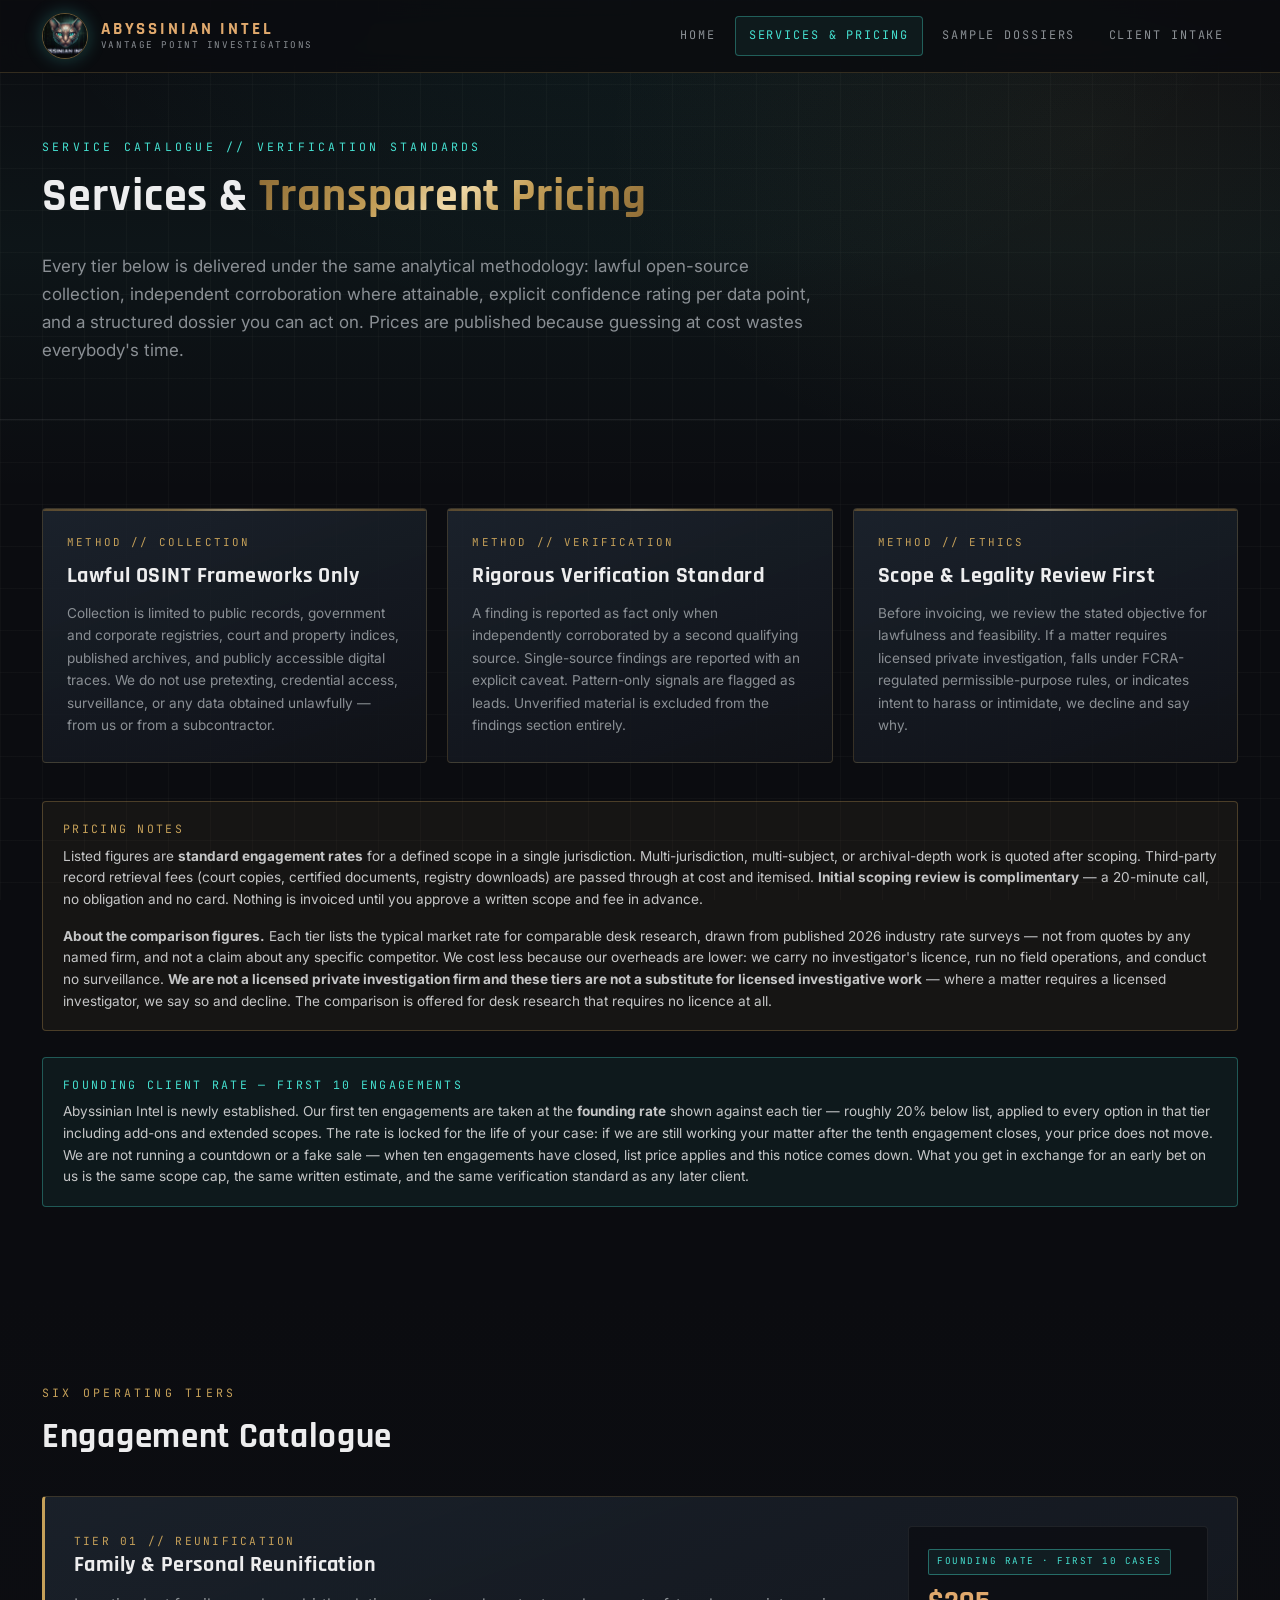
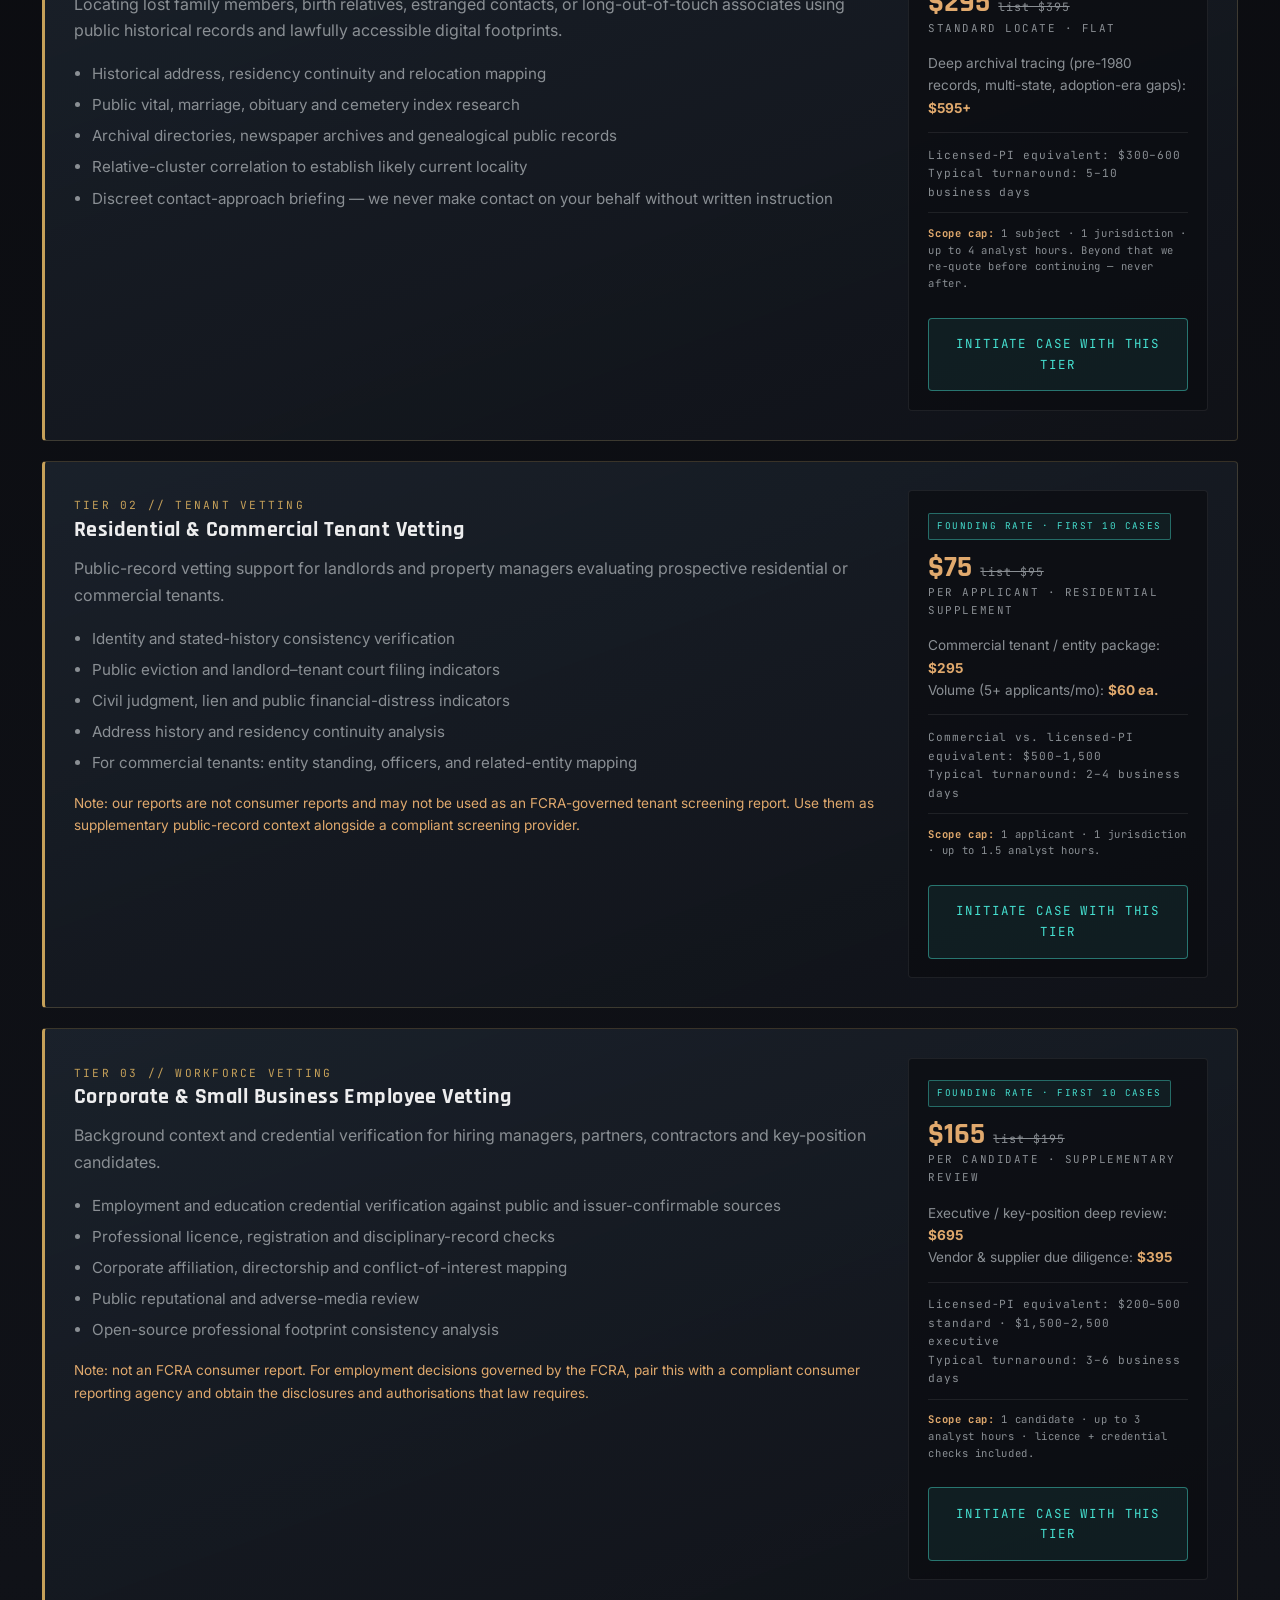
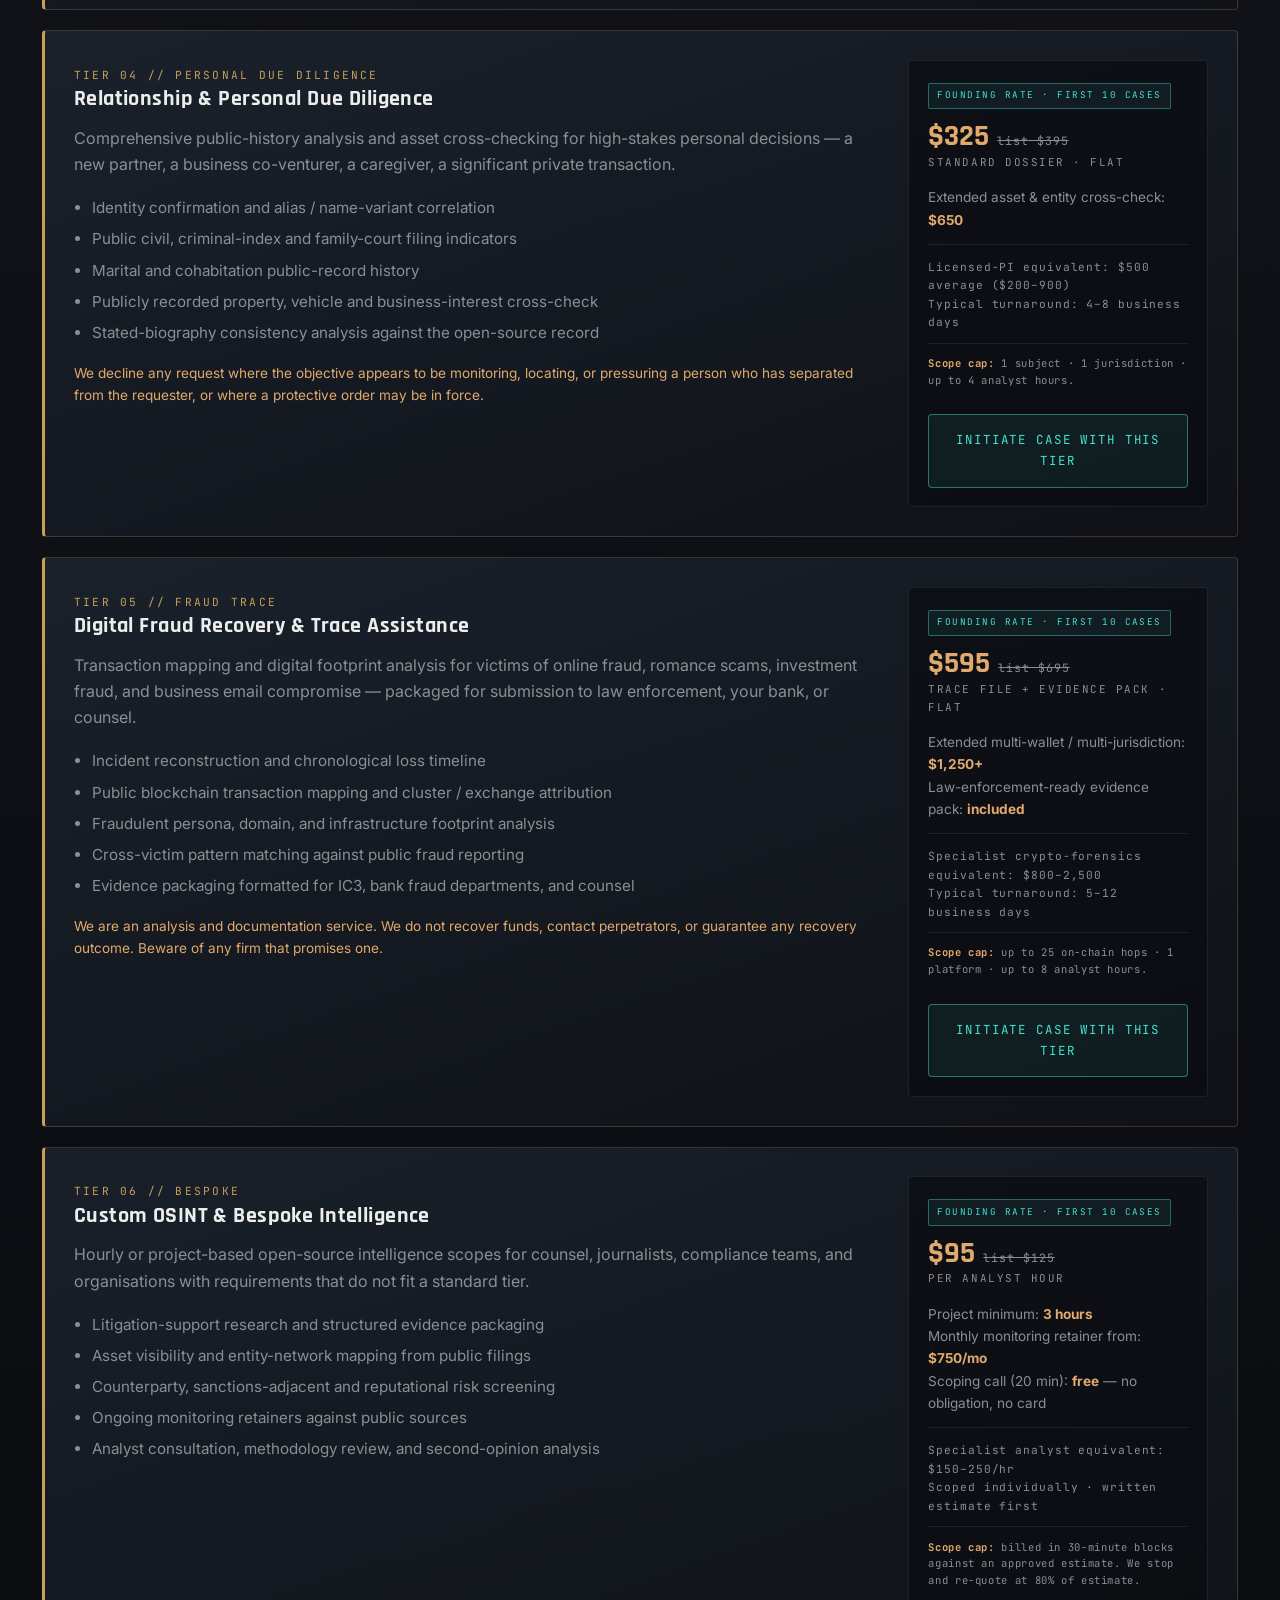
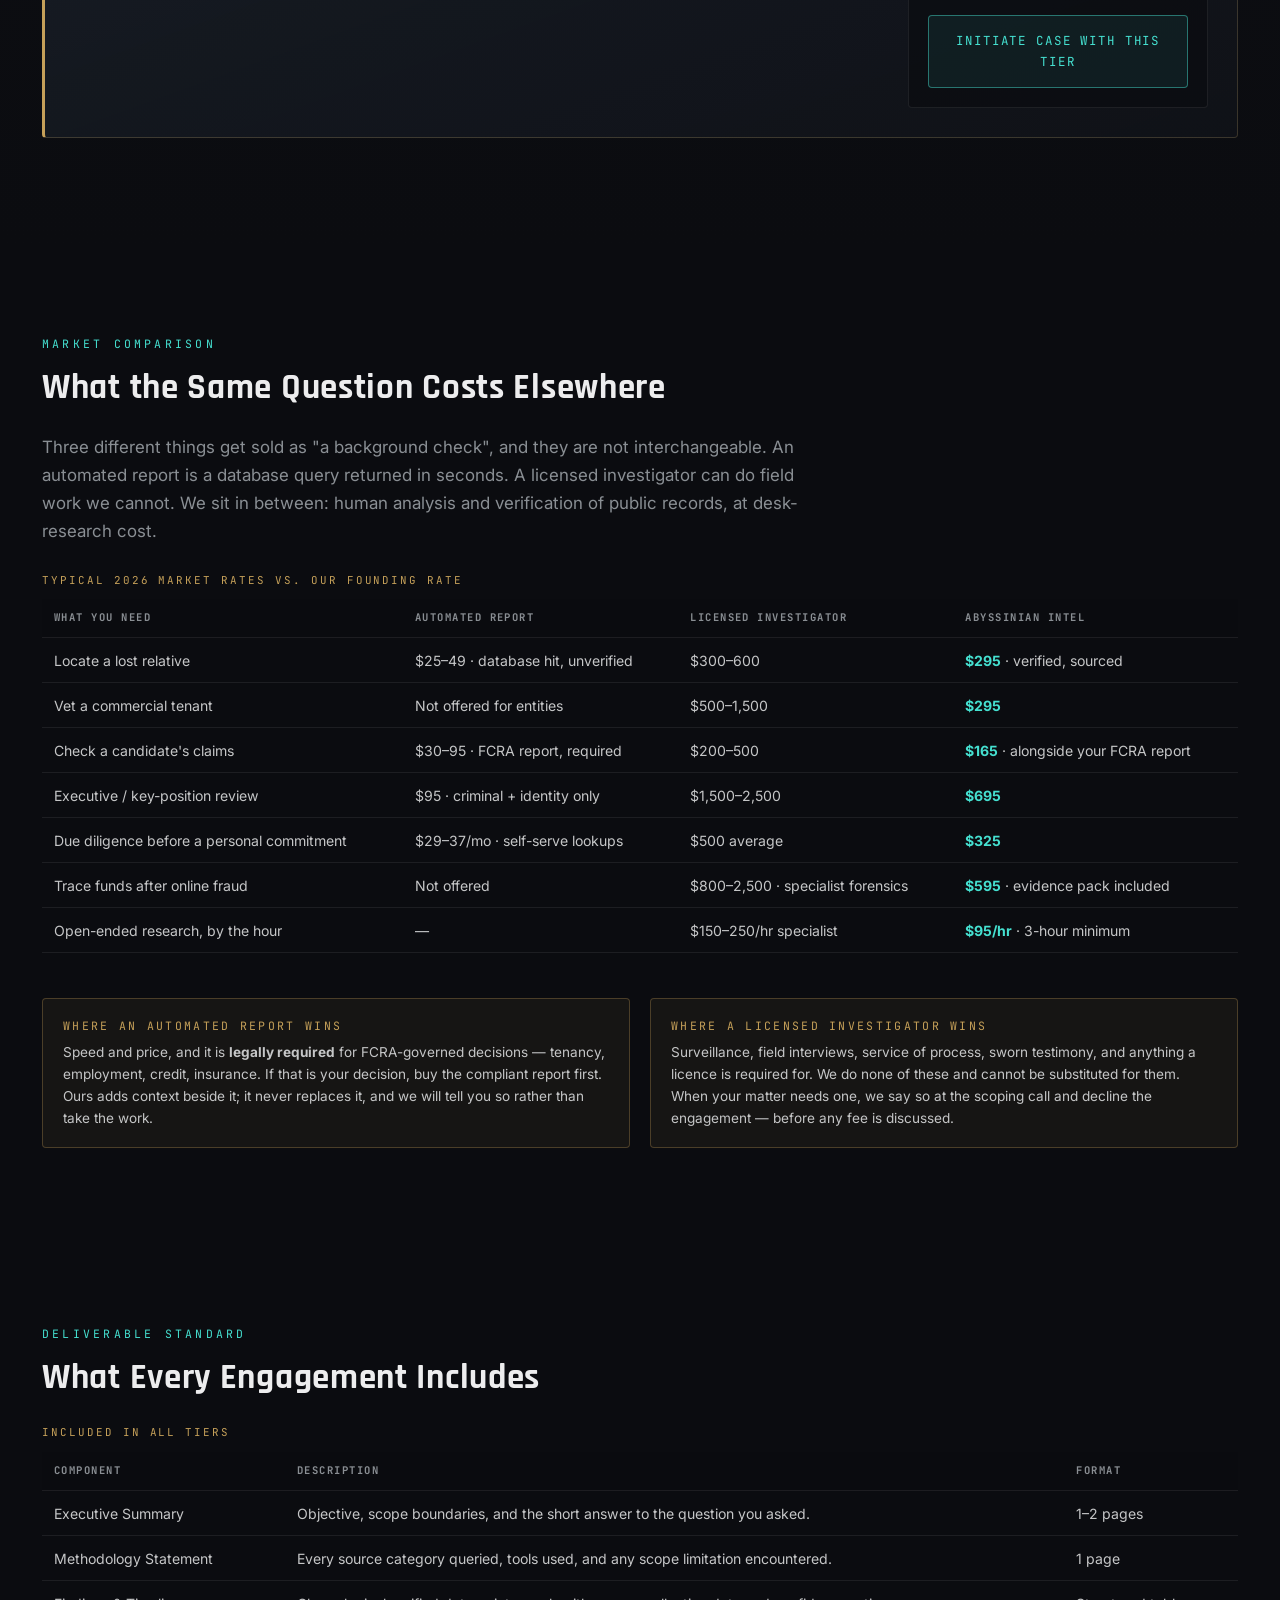
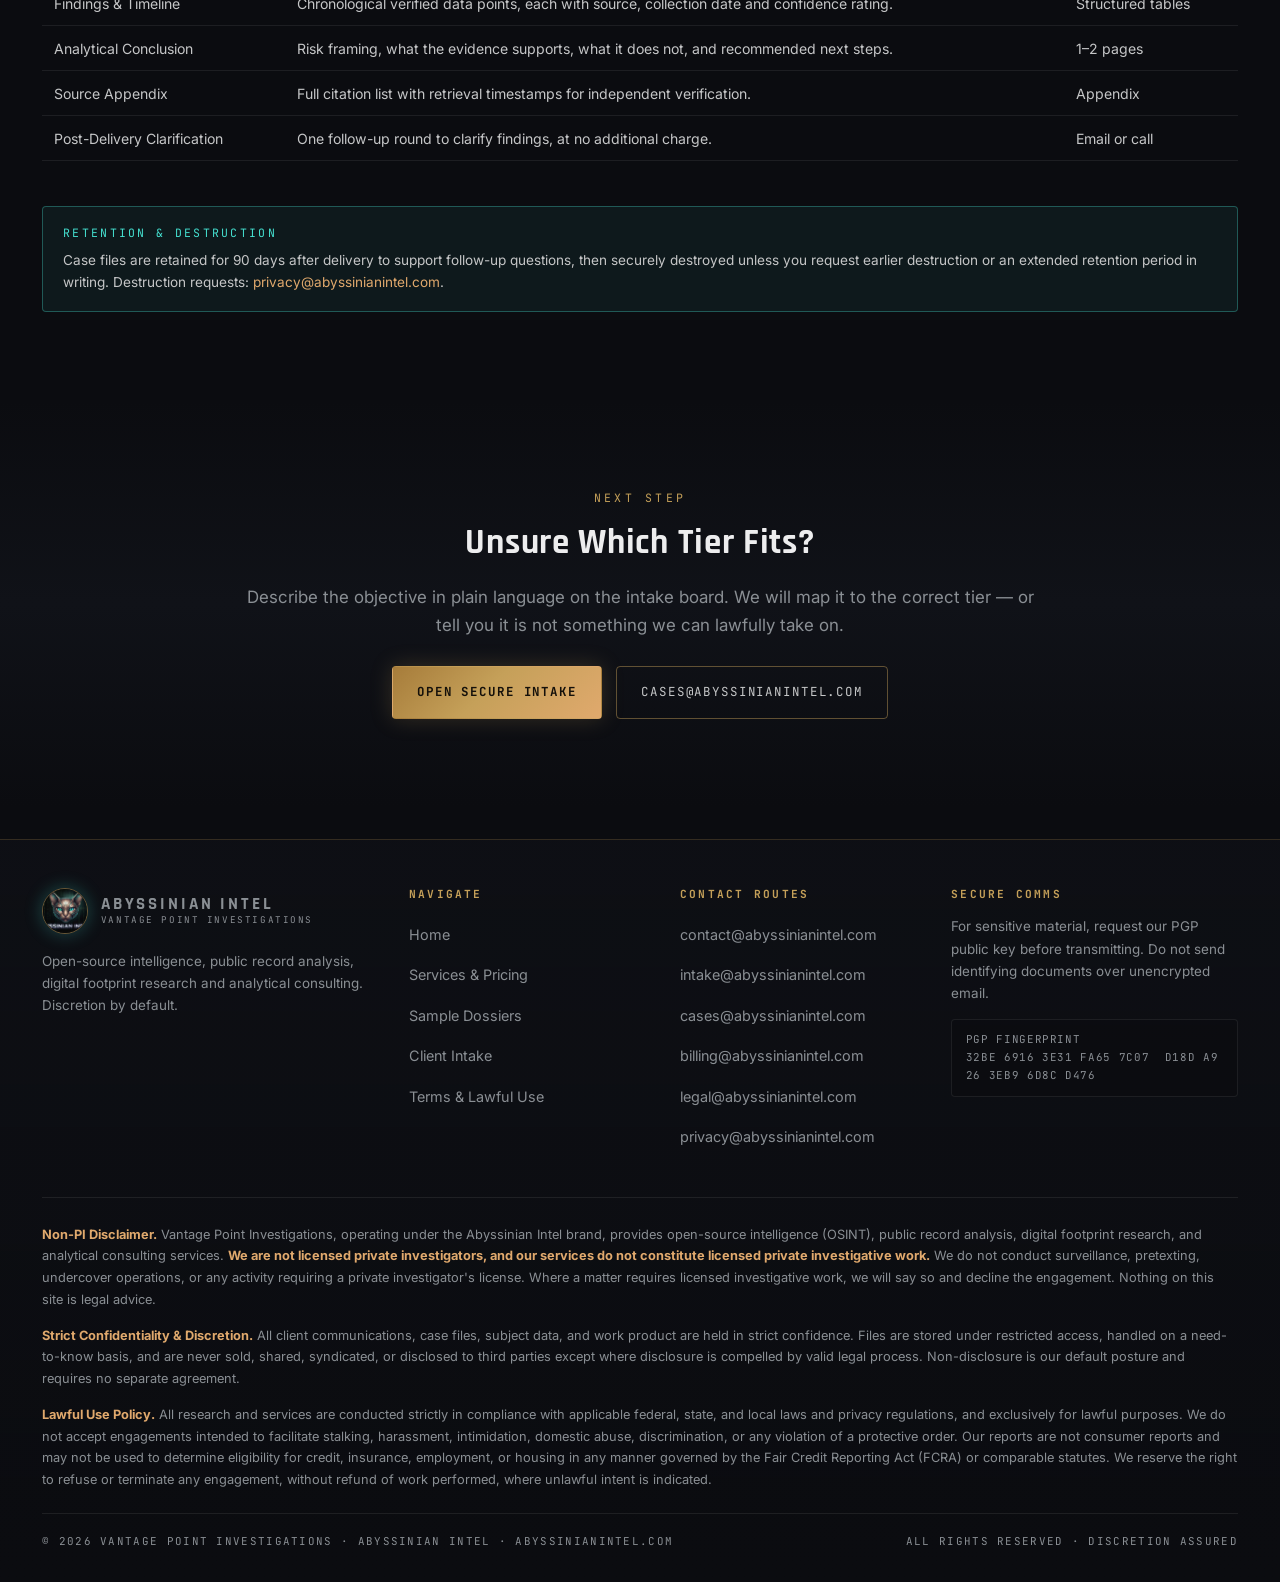
<file: services.html>
<!DOCTYPE html>
<html lang="en">
<head>
<meta charset="utf-8">
<meta name="viewport" content="width=device-width, initial-scale=1">
<title>Services &amp; Pricing — Abyssinian Intel | Vantage Point Investigations</title>
<meta name="description" content="Transparent OSINT service tiers and pricing: family reunification, tenant vetting, employee vetting, personal due diligence, digital fraud trace assistance, and bespoke intelligence scopes.">
<meta name="theme-color" content="#0B0C10">
<link rel="icon" href="assets/Logo1.jpg">
<link rel="preconnect" href="https://fonts.googleapis.com">
<link rel="preconnect" href="https://fonts.gstatic.com" crossorigin>
<link href="https://fonts.googleapis.com/css2?family=Rajdhani:wght@500;600;700&family=Inter:wght@300;400;500;600&family=JetBrains+Mono:wght@400;500&display=swap" rel="stylesheet">
<link rel="stylesheet" href="assets/css/style.css">
</head>
<body>

<div class="backdrop" aria-hidden="true"></div>

<!-- ====================== HEADER ====================== -->
<header class="site-header">
  <div class="wrap nav">
    <a class="brand" href="index.html" aria-label="Abyssinian Intel — home">
      <img class="brand__mark" src="assets/Logo1.jpg" alt="Abyssinian Intel emblem">
      <span class="brand__text">
        <span class="brand__name">Abyssinian Intel</span>
        <span class="brand__sub">Vantage Point Investigations</span>
      </span>
    </a>
    <button class="nav__toggle" type="button" aria-controls="nav-links" aria-expanded="false" aria-label="Toggle navigation">☰</button>
    <nav class="nav__links" id="nav-links" aria-label="Primary">
      <a href="index.html">Home</a>
      <a href="services.html">Services &amp; Pricing</a>
      <a href="reports.html">Sample Dossiers</a>
      <a href="intake.html">Client Intake</a>
    </nav>
  </div>
</header>

<main>

  <!-- ====================== PAGE HEAD ====================== -->
  <section class="page-head">
    <div class="wrap">
      <span class="eyebrow">Service Catalogue // Verification Standards</span>
      <h1>Services &amp; <span class="metal">Transparent Pricing</span></h1>
      <p class="lede">
        Every tier below is delivered under the same analytical methodology: lawful open-source collection,
        independent corroboration where attainable, explicit confidence rating per data point, and a structured
        dossier you can act on. Prices are published because guessing at cost wastes everybody's time.
      </p>
    </div>
  </section>

  <!-- ====================== METHODOLOGY ====================== -->
  <section class="section">
    <div class="wrap">
      <div class="grid grid--3 mb-3">
        <div class="card" data-reveal>
          <span class="card__icon">METHOD // COLLECTION</span>
          <h3>Lawful OSINT Frameworks Only</h3>
          <p class="small dim mb-0">
            Collection is limited to public records, government and corporate registries, court and property
            indices, published archives, and publicly accessible digital traces. We do not use pretexting,
            credential access, surveillance, or any data obtained unlawfully — from us or from a subcontractor.
          </p>
        </div>
        <div class="card" data-reveal>
          <span class="card__icon">METHOD // VERIFICATION</span>
          <h3>Rigorous Verification Standard</h3>
          <p class="small dim mb-0">
            A finding is reported as fact only when independently corroborated by a second qualifying source.
            Single-source findings are reported with an explicit caveat. Pattern-only signals are flagged as
            leads. Unverified material is excluded from the findings section entirely.
          </p>
        </div>
        <div class="card" data-reveal>
          <span class="card__icon">METHOD // ETHICS</span>
          <h3>Scope &amp; Legality Review First</h3>
          <p class="small dim mb-0">
            Before invoicing, we review the stated objective for lawfulness and feasibility. If a matter requires
            licensed private investigation, falls under FCRA-regulated permissible-purpose rules, or indicates
            intent to harass or intimidate, we decline and say why.
          </p>
        </div>
      </div>

      <div class="notice" role="note">
        <span class="notice__title">Pricing Notes</span>
        <p class="small">
          Listed figures are <strong>standard engagement rates</strong> for a defined scope in a single jurisdiction.
          Multi-jurisdiction, multi-subject, or archival-depth work is quoted after scoping. Third-party record
          retrieval fees (court copies, certified documents, registry downloads) are passed through at cost and
          itemised. <strong>Initial scoping review is complimentary</strong> — a 20-minute call, no obligation and
          no card. Nothing is invoiced until you approve a written scope and fee in advance.
        </p>
        <p class="mb-0 small">
          <strong>About the comparison figures.</strong> Each tier lists the typical market rate for comparable
          desk research, drawn from published 2026 industry rate surveys — not from quotes by any named firm, and
          not a claim about any specific competitor. We cost less because our overheads are lower: we carry no
          investigator's licence, run no field operations, and conduct no surveillance.
          <strong>We are not a licensed private investigation firm and these tiers are not a substitute for
          licensed investigative work</strong> — where a matter requires a licensed investigator, we say so and
          decline. The comparison is offered for desk research that requires no licence at all.
        </p>
      </div>

      <div class="notice notice--cyan mt-2" role="note">
        <span class="notice__title">Founding Client Rate — First 10 Engagements</span>
        <p class="small mb-0">
          Abyssinian Intel is newly established. Our first ten engagements are taken at the
          <strong>founding rate</strong> shown against each tier — roughly 20% below list, applied to every
          option in that tier including add-ons and extended scopes. The rate is locked for the life of your
          case: if we are still working your matter after the tenth engagement closes, your price does not move.
          We are not running a countdown or a fake sale — when ten engagements have closed, list price applies
          and this notice comes down. What you get in exchange for an early bet on us is the same scope cap,
          the same written estimate, and the same verification standard as any later client.
        </p>
      </div>
    </div>
  </section>

  <!-- ====================== SERVICE TIERS ====================== -->
  <section class="section section--alt">
    <div class="wrap">
      <span class="eyebrow eyebrow--copper">Six Operating Tiers</span>
      <h2 class="mb-3">Engagement Catalogue</h2>

      <!-- ---------- TIER 1 ---------- -->
      <article class="tier" id="tier-1" data-reveal>
        <div>
          <span class="tier__no">TIER 01 // REUNIFICATION</span>
          <h3>Family &amp; Personal Reunification</h3>
          <p class="dim">
            Locating lost family members, birth relatives, estranged contacts, or long-out-of-touch associates
            using public historical records and lawfully accessible digital footprints.
          </p>
          <ul class="dim">
            <li>Historical address, residency continuity and relocation mapping</li>
            <li>Public vital, marriage, obituary and cemetery index research</li>
            <li>Archival directories, newspaper archives and genealogical public records</li>
            <li>Relative-cluster correlation to establish likely current locality</li>
            <li>Discreet contact-approach briefing — we never make contact on your behalf without written instruction</li>
          </ul>
        </div>
        <aside class="tier__price">
          <span class="price-flag">Founding rate · first 10 cases</span>
          <span class="tier__amount">$295</span><span class="tier__was">list $395</span>
          <span class="tier__unit">Standard locate · flat</span>
          <p class="small dim mb-1">Deep archival tracing (pre-1980 records, multi-state, adoption-era gaps): <strong style="color:var(--bronze)">$595+</strong></p>
          <div class="tier__meta">Licensed-PI equivalent: $300–600<br>Typical turnaround: 5–10 business days</div>
          <div class="tier__scope"><strong>Scope cap:</strong> 1 subject · 1 jurisdiction · up to 4 analyst hours. Beyond that we re-quote before continuing — never after.</div>
          <a class="btn btn--cyan btn--block mt-2" href="intake.html?service=family-reunification">Initiate Case with this Tier</a>
        </aside>
      </article>

      <!-- ---------- TIER 2 ---------- -->
      <article class="tier" id="tier-2" data-reveal>
        <div>
          <span class="tier__no">TIER 02 // TENANT VETTING</span>
          <h3>Residential &amp; Commercial Tenant Vetting</h3>
          <p class="dim">
            Public-record vetting support for landlords and property managers evaluating prospective residential
            or commercial tenants.
          </p>
          <ul class="dim">
            <li>Identity and stated-history consistency verification</li>
            <li>Public eviction and landlord–tenant court filing indicators</li>
            <li>Civil judgment, lien and public financial-distress indicators</li>
            <li>Address history and residency continuity analysis</li>
            <li>For commercial tenants: entity standing, officers, and related-entity mapping</li>
          </ul>
          <p class="small" style="color:var(--warn)">
            Note: our reports are not consumer reports and may not be used as an FCRA-governed tenant screening
            report. Use them as supplementary public-record context alongside a compliant screening provider.
          </p>
        </div>
        <aside class="tier__price">
          <span class="price-flag">Founding rate · first 10 cases</span>
          <span class="tier__amount">$75</span><span class="tier__was">list $95</span>
          <span class="tier__unit">Per applicant · residential supplement</span>
          <p class="small dim mb-1">Commercial tenant / entity package: <strong style="color:var(--bronze)">$295</strong><br>Volume (5+ applicants/mo): <strong style="color:var(--bronze)">$60 ea.</strong></p>
          <div class="tier__meta">Commercial vs. licensed-PI equivalent: $500–1,500<br>Typical turnaround: 2–4 business days</div>
          <div class="tier__scope"><strong>Scope cap:</strong> 1 applicant · 1 jurisdiction · up to 1.5 analyst hours.</div>
          <a class="btn btn--cyan btn--block mt-2" href="intake.html?service=tenant-vetting">Initiate Case with this Tier</a>
        </aside>
      </article>

      <!-- ---------- TIER 3 ---------- -->
      <article class="tier" id="tier-3" data-reveal>
        <div>
          <span class="tier__no">TIER 03 // WORKFORCE VETTING</span>
          <h3>Corporate &amp; Small Business Employee Vetting</h3>
          <p class="dim">
            Background context and credential verification for hiring managers, partners, contractors and
            key-position candidates.
          </p>
          <ul class="dim">
            <li>Employment and education credential verification against public and issuer-confirmable sources</li>
            <li>Professional licence, registration and disciplinary-record checks</li>
            <li>Corporate affiliation, directorship and conflict-of-interest mapping</li>
            <li>Public reputational and adverse-media review</li>
            <li>Open-source professional footprint consistency analysis</li>
          </ul>
          <p class="small" style="color:var(--warn)">
            Note: not an FCRA consumer report. For employment decisions governed by the FCRA, pair this with a
            compliant consumer reporting agency and obtain the disclosures and authorisations that law requires.
          </p>
        </div>
        <aside class="tier__price">
          <span class="price-flag">Founding rate · first 10 cases</span>
          <span class="tier__amount">$165</span><span class="tier__was">list $195</span>
          <span class="tier__unit">Per candidate · supplementary review</span>
          <p class="small dim mb-1">Executive / key-position deep review: <strong style="color:var(--bronze)">$695</strong><br>Vendor &amp; supplier due diligence: <strong style="color:var(--bronze)">$395</strong></p>
          <div class="tier__meta">Licensed-PI equivalent: $200–500 standard · $1,500–2,500 executive<br>Typical turnaround: 3–6 business days</div>
          <div class="tier__scope"><strong>Scope cap:</strong> 1 candidate · up to 3 analyst hours · licence + credential checks included.</div>
          <a class="btn btn--cyan btn--block mt-2" href="intake.html?service=employee-vetting">Initiate Case with this Tier</a>
        </aside>
      </article>

      <!-- ---------- TIER 4 ---------- -->
      <article class="tier" id="tier-4" data-reveal>
        <div>
          <span class="tier__no">TIER 04 // PERSONAL DUE DILIGENCE</span>
          <h3>Relationship &amp; Personal Due Diligence</h3>
          <p class="dim">
            Comprehensive public-history analysis and asset cross-checking for high-stakes personal decisions —
            a new partner, a business co-venturer, a caregiver, a significant private transaction.
          </p>
          <ul class="dim">
            <li>Identity confirmation and alias / name-variant correlation</li>
            <li>Public civil, criminal-index and family-court filing indicators</li>
            <li>Marital and cohabitation public-record history</li>
            <li>Publicly recorded property, vehicle and business-interest cross-check</li>
            <li>Stated-biography consistency analysis against the open-source record</li>
          </ul>
          <p class="small" style="color:var(--warn)">
            We decline any request where the objective appears to be monitoring, locating, or pressuring a person
            who has separated from the requester, or where a protective order may be in force.
          </p>
        </div>
        <aside class="tier__price">
          <span class="price-flag">Founding rate · first 10 cases</span>
          <span class="tier__amount">$325</span><span class="tier__was">list $395</span>
          <span class="tier__unit">Standard dossier · flat</span>
          <p class="small dim mb-1">Extended asset &amp; entity cross-check: <strong style="color:var(--bronze)">$650</strong></p>
          <div class="tier__meta">Licensed-PI equivalent: $500 average ($200–900)<br>Typical turnaround: 4–8 business days</div>
          <div class="tier__scope"><strong>Scope cap:</strong> 1 subject · 1 jurisdiction · up to 4 analyst hours.</div>
          <a class="btn btn--cyan btn--block mt-2" href="intake.html?service=relationship-diligence">Initiate Case with this Tier</a>
        </aside>
      </article>

      <!-- ---------- TIER 5 ---------- -->
      <article class="tier" id="tier-5" data-reveal>
        <div>
          <span class="tier__no">TIER 05 // FRAUD TRACE</span>
          <h3>Digital Fraud Recovery &amp; Trace Assistance</h3>
          <p class="dim">
            Transaction mapping and digital footprint analysis for victims of online fraud, romance scams,
            investment fraud, and business email compromise — packaged for submission to law enforcement,
            your bank, or counsel.
          </p>
          <ul class="dim">
            <li>Incident reconstruction and chronological loss timeline</li>
            <li>Public blockchain transaction mapping and cluster / exchange attribution</li>
            <li>Fraudulent persona, domain, and infrastructure footprint analysis</li>
            <li>Cross-victim pattern matching against public fraud reporting</li>
            <li>Evidence packaging formatted for IC3, bank fraud departments, and counsel</li>
          </ul>
          <p class="small" style="color:var(--warn)">
            We are an analysis and documentation service. We do not recover funds, contact perpetrators,
            or guarantee any recovery outcome. Beware of any firm that promises one.
          </p>
        </div>
        <aside class="tier__price">
          <span class="price-flag">Founding rate · first 10 cases</span>
          <span class="tier__amount">$595</span><span class="tier__was">list $695</span>
          <span class="tier__unit">Trace file + evidence pack · flat</span>
          <p class="small dim mb-1">Extended multi-wallet / multi-jurisdiction: <strong style="color:var(--bronze)">$1,250+</strong><br>Law-enforcement-ready evidence pack: <strong style="color:var(--bronze)">included</strong></p>
          <div class="tier__meta">Specialist crypto-forensics equivalent: $800–2,500<br>Typical turnaround: 5–12 business days</div>
          <div class="tier__scope"><strong>Scope cap:</strong> up to 25 on-chain hops · 1 platform · up to 8 analyst hours.</div>
          <a class="btn btn--cyan btn--block mt-2" href="intake.html?service=fraud-trace">Initiate Case with this Tier</a>
        </aside>
      </article>

      <!-- ---------- TIER 6 ---------- -->
      <article class="tier" id="tier-6" data-reveal>
        <div>
          <span class="tier__no">TIER 06 // BESPOKE</span>
          <h3>Custom OSINT &amp; Bespoke Intelligence</h3>
          <p class="dim">
            Hourly or project-based open-source intelligence scopes for counsel, journalists, compliance teams,
            and organisations with requirements that do not fit a standard tier.
          </p>
          <ul class="dim">
            <li>Litigation-support research and structured evidence packaging</li>
            <li>Asset visibility and entity-network mapping from public filings</li>
            <li>Counterparty, sanctions-adjacent and reputational risk screening</li>
            <li>Ongoing monitoring retainers against public sources</li>
            <li>Analyst consultation, methodology review, and second-opinion analysis</li>
          </ul>
        </div>
        <aside class="tier__price">
          <span class="price-flag">Founding rate · first 10 cases</span>
          <span class="tier__amount">$95</span><span class="tier__was">list $125</span>
          <span class="tier__unit">Per analyst hour</span>
          <p class="small dim mb-1">Project minimum: <strong style="color:var(--bronze)">3 hours</strong><br>Monthly monitoring retainer from: <strong style="color:var(--bronze)">$750/mo</strong><br>Scoping call (20 min): <strong style="color:var(--bronze)">free</strong> — no obligation, no card</p>
          <div class="tier__meta">Specialist analyst equivalent: $150–250/hr<br>Scoped individually · written estimate first</div>
          <div class="tier__scope"><strong>Scope cap:</strong> billed in 30-minute blocks against an approved estimate. We stop and re-quote at 80% of estimate.</div>
          <a class="btn btn--cyan btn--block mt-2" href="intake.html?service=custom-osint">Initiate Case with this Tier</a>
        </aside>
      </article>

    </div>
  </section>

  <!-- ====================== MARKET COMPARISON ====================== -->
  <section class="section">
    <div class="wrap">
      <span class="eyebrow">Market Comparison</span>
      <h2 class="mb-2">What the Same Question Costs Elsewhere</h2>
      <p class="lede mb-2">
        Three different things get sold as "a background check", and they are not interchangeable. An automated
        report is a database query returned in seconds. A licensed investigator can do field work we cannot.
        We sit in between: human analysis and verification of public records, at desk-research cost.
      </p>

      <div class="table-scroll">
        <table class="data-table">
          <caption>Typical 2026 market rates vs. our founding rate</caption>
          <thead>
            <tr>
              <th scope="col">What you need</th>
              <th scope="col">Automated report</th>
              <th scope="col">Licensed investigator</th>
              <th scope="col">Abyssinian Intel</th>
            </tr>
          </thead>
          <tbody>
            <tr>
              <td>Locate a lost relative</td>
              <td>$25–49 · database hit, unverified</td>
              <td>$300–600</td>
              <td><strong style="color:var(--cyan)">$295</strong> · verified, sourced</td>
            </tr>
            <tr>
              <td>Vet a commercial tenant</td>
              <td>Not offered for entities</td>
              <td>$500–1,500</td>
              <td><strong style="color:var(--cyan)">$295</strong></td>
            </tr>
            <tr>
              <td>Check a candidate's claims</td>
              <td>$30–95 · FCRA report, required</td>
              <td>$200–500</td>
              <td><strong style="color:var(--cyan)">$165</strong> · alongside your FCRA report</td>
            </tr>
            <tr>
              <td>Executive / key-position review</td>
              <td>$95 · criminal + identity only</td>
              <td>$1,500–2,500</td>
              <td><strong style="color:var(--cyan)">$695</strong></td>
            </tr>
            <tr>
              <td>Due diligence before a personal commitment</td>
              <td>$29–37/mo · self-serve lookups</td>
              <td>$500 average</td>
              <td><strong style="color:var(--cyan)">$325</strong></td>
            </tr>
            <tr>
              <td>Trace funds after online fraud</td>
              <td>Not offered</td>
              <td>$800–2,500 · specialist forensics</td>
              <td><strong style="color:var(--cyan)">$595</strong> · evidence pack included</td>
            </tr>
            <tr>
              <td>Open-ended research, by the hour</td>
              <td>—</td>
              <td>$150–250/hr specialist</td>
              <td><strong style="color:var(--cyan)">$95/hr</strong> · 3-hour minimum</td>
            </tr>
          </tbody>
        </table>
      </div>

      <div class="grid grid--2 mt-2">
        <div class="notice">
          <span class="notice__title">Where an Automated Report Wins</span>
          <p class="mb-0 small">
            Speed and price, and it is <strong>legally required</strong> for FCRA-governed decisions —
            tenancy, employment, credit, insurance. If that is your decision, buy the compliant report first.
            Ours adds context beside it; it never replaces it, and we will tell you so rather than take the work.
          </p>
        </div>
        <div class="notice">
          <span class="notice__title">Where a Licensed Investigator Wins</span>
          <p class="mb-0 small">
            Surveillance, field interviews, service of process, sworn testimony, and anything a licence is
            required for. We do none of these and cannot be substituted for them. When your matter needs one,
            we say so at the scoping call and decline the engagement — before any fee is discussed.
          </p>
        </div>
      </div>
    </div>
  </section>

  <!-- ====================== COMPARISON / DELIVERABLES ====================== -->
  <section class="section">
    <div class="wrap">
      <span class="eyebrow">Deliverable Standard</span>
      <h2 class="mb-2">What Every Engagement Includes</h2>
      <div class="table-scroll">
        <table class="data-table">
          <caption>Included in all tiers</caption>
          <thead>
            <tr><th scope="col">Component</th><th scope="col">Description</th><th scope="col">Format</th></tr>
          </thead>
          <tbody>
            <tr><td>Executive Summary</td><td>Objective, scope boundaries, and the short answer to the question you asked.</td><td>1–2 pages</td></tr>
            <tr><td>Methodology Statement</td><td>Every source category queried, tools used, and any scope limitation encountered.</td><td>1 page</td></tr>
            <tr><td>Findings &amp; Timeline</td><td>Chronological verified data points, each with source, collection date and confidence rating.</td><td>Structured tables</td></tr>
            <tr><td>Analytical Conclusion</td><td>Risk framing, what the evidence supports, what it does not, and recommended next steps.</td><td>1–2 pages</td></tr>
            <tr><td>Source Appendix</td><td>Full citation list with retrieval timestamps for independent verification.</td><td>Appendix</td></tr>
            <tr><td>Post-Delivery Clarification</td><td>One follow-up round to clarify findings, at no additional charge.</td><td>Email or call</td></tr>
          </tbody>
        </table>
      </div>

      <div class="notice notice--cyan mt-2">
        <span class="notice__title">Retention &amp; Destruction</span>
        <p class="mb-0 small">
          Case files are retained for 90 days after delivery to support follow-up questions, then securely destroyed
          unless you request earlier destruction or an extended retention period in writing. Destruction requests:
          <a href="mailto:privacy@abyssinianintel.com">privacy@abyssinianintel.com</a>.
        </p>
      </div>
    </div>
  </section>

  <!-- ====================== CTA ====================== -->
  <section class="section section--alt">
    <div class="wrap center">
      <span class="eyebrow eyebrow--copper">Next Step</span>
      <h2>Unsure Which Tier Fits?</h2>
      <p class="lede mb-2">
        Describe the objective in plain language on the intake board. We will map it to the correct tier —
        or tell you it is not something we can lawfully take on.
      </p>
      <div class="btn-row">
        <a class="btn btn--primary" href="intake.html">Open Secure Intake</a>
        <a class="btn btn--ghost" href="mailto:cases@abyssinianintel.com">cases@abyssinianintel.com</a>
      </div>
    </div>
  </section>

</main>

<!-- ====================== FOOTER ====================== -->
<footer class="site-footer">
  <div class="wrap">
    <div class="footer-grid">
      <div>
        <a class="brand" href="index.html" style="margin-bottom:1rem">
          <img class="brand__mark" src="assets/Logo1.jpg" alt="">
          <span class="brand__text">
            <span class="brand__name">Abyssinian Intel</span>
            <span class="brand__sub">Vantage Point Investigations</span>
          </span>
        </a>
        <p class="footer-note">
          Open-source intelligence, public record analysis, digital footprint research
          and analytical consulting. Discretion by default.
        </p>
      </div>
      <div>
        <h4>Navigate</h4>
        <ul>
          <li><a href="index.html">Home</a></li>
          <li><a href="services.html">Services &amp; Pricing</a></li>
          <li><a href="reports.html">Sample Dossiers</a></li>
          <li><a href="intake.html">Client Intake</a></li>
          <li><a href="intake.html#terms">Terms &amp; Lawful Use</a></li>
        </ul>
      </div>
      <div>
        <h4>Contact Routes</h4>
        <ul>
          <li><a href="mailto:contact@abyssinianintel.com">contact@abyssinianintel.com</a></li>
          <li><a href="mailto:intake@abyssinianintel.com">intake@abyssinianintel.com</a></li>
          <li><a href="mailto:cases@abyssinianintel.com">cases@abyssinianintel.com</a></li>
          <li><a href="mailto:billing@abyssinianintel.com">billing@abyssinianintel.com</a></li>
          <li><a href="mailto:legal@abyssinianintel.com">legal@abyssinianintel.com</a></li>
          <li><a href="mailto:privacy@abyssinianintel.com">privacy@abyssinianintel.com</a></li>
        </ul>
      </div>
      <div>
        <h4>Secure Comms</h4>
        <p class="footer-note">
          For sensitive material, request our PGP public key before transmitting. Do not send
          identifying documents over unencrypted email.
        </p>
        <div class="pgp">
          PGP FINGERPRINT<br>
          32BE 6916 3E31 FA65 7C07&nbsp; D18D A926 3EB9 6D8C D476<br>
        </div>
      </div>
    </div>

    <div class="legal-block">
      <p>
        <strong>Non-PI Disclaimer.</strong> Vantage Point Investigations, operating under the Abyssinian Intel
        brand, provides open-source intelligence (OSINT), public record analysis, digital footprint research,
        and analytical consulting services. <strong>We are not licensed private investigators, and our services
        do not constitute licensed private investigative work.</strong> We do not conduct surveillance, pretexting,
        undercover operations, or any activity requiring a private investigator's license. Where a matter requires
        licensed investigative work, we will say so and decline the engagement. Nothing on this site is legal advice.
      </p>
      <p>
        <strong>Strict Confidentiality &amp; Discretion.</strong> All client communications, case files, subject
        data, and work product are held in strict confidence. Files are stored under restricted access, handled
        on a need-to-know basis, and are never sold, shared, syndicated, or disclosed to third parties except
        where disclosure is compelled by valid legal process. Non-disclosure is our default posture and requires
        no separate agreement.
      </p>
      <p>
        <strong>Lawful Use Policy.</strong> All research and services are conducted strictly in compliance with
        applicable federal, state, and local laws and privacy regulations, and exclusively for lawful purposes.
        We do not accept engagements intended to facilitate stalking, harassment, intimidation, domestic abuse,
        discrimination, or any violation of a protective order. Our reports are not consumer reports and may not
        be used to determine eligibility for credit, insurance, employment, or housing in any manner governed by
        the Fair Credit Reporting Act (FCRA) or comparable statutes. We reserve the right to refuse or terminate
        any engagement, without refund of work performed, where unlawful intent is indicated.
      </p>
      <div class="colophon">
        <span>&copy; <span data-year>2026</span> Vantage Point Investigations · Abyssinian Intel · abyssinianintel.com</span>
        <span>All rights reserved · Discretion assured</span>
      </div>
    </div>
  </div>
</footer>

<script src="assets/js/main.js"></script>
</body>
</html>
</file>
<file: assets/css/style.css>
/* ==========================================================================
   ABYSSINIAN INTEL / VANTAGE POINT INVESTIGATIONS
   Global stylesheet — shared across index, services, reports, intake
   --------------------------------------------------------------------------
   Palette:
     --obsidian   #0B0C10   deep background
     --gunmetal   #1F2833   panel / elevated surface
     --copper     #C5A059   primary metallic accent
     --bronze     #E0A96D   secondary metallic accent (gradient partner)
     --cyan       #45E0D0   active data node / live signal
     --bone       #C5C6C7   primary off-white text
   ========================================================================== */

/* ---------- 1. TOKENS ---------- */
:root {
  --obsidian:      #0B0C10;
  --obsidian-2:    #101218;
  --gunmetal:      #1F2833;
  --gunmetal-2:    #17202A;
  --copper:        #C5A059;
  --bronze:        #E0A96D;
  --cyan:          #45E0D0;
  --cyan-dim:      #1E8C82;
  --bone:          #C5C6C7;
  --bone-dim:      #8A8F94;
  --danger:        #D9534F;
  --warn:          #E0A96D;
  --ok:            #45E0D0;

  --metal-grad: linear-gradient(135deg, #8C6A34 0%, #C5A059 35%, #F0D9A8 50%, #C5A059 65%, #8C6A34 100%);
  --edge:       1px solid rgba(197, 160, 89, 0.22);
  --edge-soft:  1px solid rgba(197, 198, 199, 0.10);
  --glow-cyan:  0 0 18px rgba(69, 224, 208, 0.28);
  --glow-copper:0 0 22px rgba(197, 160, 89, 0.22);

  --font-display: "Rajdhani", "Oswald", "Arial Narrow", sans-serif;
  --font-body:    "Inter", "Segoe UI", system-ui, -apple-system, sans-serif;
  --font-mono:    "JetBrains Mono", "IBM Plex Mono", "Consolas", monospace;

  --maxw: 1240px;
  --radius: 4px;
}

/* ---------- 2. RESET ---------- */
*, *::before, *::after { box-sizing: border-box; }
html { scroll-behavior: smooth; -webkit-text-size-adjust: 100%; }
body {
  margin: 0;
  background: var(--obsidian);
  color: var(--bone);
  font-family: var(--font-body);
  font-size: 16px;
  line-height: 1.65;
  overflow-x: hidden;
}
img { max-width: 100%; display: block; }
a { color: var(--bronze); text-decoration: none; transition: color .2s ease; }
a:hover { color: var(--cyan); }
h1, h2, h3, h4 {
  font-family: var(--font-display);
  font-weight: 700;
  letter-spacing: .02em;
  line-height: 1.18;
  margin: 0 0 .6em;
  color: #EDEDEE;
}
h1 { font-size: clamp(2rem, 5vw, 3.4rem); }
h2 { font-size: clamp(1.5rem, 3vw, 2.2rem); }
h3 { font-size: clamp(1.1rem, 2vw, 1.35rem); }
p  { margin: 0 0 1.1em; }
ul { margin: 0 0 1.1em; padding-left: 1.15rem; }
li { margin-bottom: .4em; }
hr { border: 0; border-top: var(--edge-soft); margin: 2.5rem 0; }

/* Anchor targets must clear the sticky header, or a jump to #tier-3 (or a
   case file, or #terms) lands with its heading hidden behind the nav bar. */
[id] { scroll-margin-top: 88px; }

/* ---------- 3. LAYOUT PRIMITIVES ---------- */
.wrap { width: 100%; max-width: var(--maxw); margin: 0 auto; padding-inline: 22px; }
.section { padding-block: clamp(3rem, 7vw, 5.5rem); }
.section--alt { background: linear-gradient(180deg, var(--obsidian) 0%, var(--obsidian-2) 50%, var(--obsidian) 100%); }
.center { text-align: center; }
.lede { font-size: 1.06rem; color: var(--bone-dim); max-width: 72ch; }
.center .lede { margin-inline: auto; }

/* Eyebrow / classification label */
.eyebrow {
  font-family: var(--font-mono);
  font-size: .72rem;
  letter-spacing: .28em;
  text-transform: uppercase;
  color: var(--cyan);
  margin-bottom: .9rem;
  display: block;
}
.eyebrow--copper { color: var(--copper); }

/* Metallic gradient text */
.metal {
  background: var(--metal-grad);
  -webkit-background-clip: text;
  background-clip: text;
  color: transparent;
  -webkit-text-fill-color: transparent;
}

/* ---------- 4. BACKDROP: subtle data-grid + scanline ---------- */
.backdrop {
  position: fixed;
  inset: 0;
  z-index: -2;
  pointer-events: none;
  background:
    radial-gradient(900px 600px at 50% -10%, rgba(69,224,208,.07), transparent 70%),
    radial-gradient(700px 500px at 85% 15%, rgba(197,160,89,.06), transparent 70%),
    linear-gradient(rgba(197,198,199,.030) 1px, transparent 1px) 0 0 / 100% 42px,
    linear-gradient(90deg, rgba(197,198,199,.030) 1px, transparent 1px) 0 0 / 42px 100%,
    var(--obsidian);
}
.backdrop::after {
  /* slow ambient sweep */
  content: "";
  position: absolute;
  inset: 0;
  background: linear-gradient(180deg, transparent 0%, rgba(69,224,208,.045) 50%, transparent 100%);
  height: 55%;
  animation: sweep 14s linear infinite;
}
@keyframes sweep {
  0%   { transform: translateY(-60%); opacity: 0; }
  15%  { opacity: 1; }
  85%  { opacity: 1; }
  100% { transform: translateY(160%); opacity: 0; }
}

/* ---------- 5. HEADER / NAV ---------- */
.site-header {
  position: sticky;
  top: 0;
  z-index: 60;
  background: rgba(11, 12, 16, .86);
  backdrop-filter: blur(10px);
  -webkit-backdrop-filter: blur(10px);
  border-bottom: var(--edge);
}
.nav {
  display: flex;
  align-items: center;
  justify-content: space-between;
  gap: 1rem;
  min-height: 72px;
}
.brand { display: flex; align-items: center; gap: .8rem; }
.brand__mark {
  width: 46px; height: 46px;
  border-radius: 50%;
  object-fit: cover;
  object-position: center 42%;
  border: 1px solid rgba(197,160,89,.5);
  box-shadow: var(--glow-cyan);
  flex: none;
}
.brand__text { display: flex; flex-direction: column; line-height: 1.05; }
.brand__name {
  font-family: var(--font-display);
  font-weight: 700;
  font-size: 1.05rem;
  letter-spacing: .17em;
  text-transform: uppercase;
}
.brand__sub {
  font-family: var(--font-mono);
  font-size: .58rem;
  letter-spacing: .17em;
  text-transform: uppercase;
  color: var(--bone-dim);
  margin-top: 3px;
}

.nav__links { display: flex; align-items: center; gap: .35rem; }
.nav__links a {
  font-family: var(--font-mono);
  font-size: .74rem;
  letter-spacing: .16em;
  text-transform: uppercase;
  color: var(--bone-dim);
  padding: .55rem .8rem;
  border: 1px solid transparent;
  border-radius: var(--radius);
  transition: all .2s ease;
}
.nav__links a:hover { color: var(--bone); border-color: rgba(197,160,89,.28); }
.nav__links a.is-active { color: var(--cyan); border-color: rgba(69,224,208,.35); background: rgba(69,224,208,.06); }

/* Mobile nav toggle */
.nav__toggle {
  display: none;
  background: transparent;
  border: var(--edge);
  border-radius: var(--radius);
  color: var(--bone);
  width: 44px; height: 40px;
  cursor: pointer;
  font-size: 1.1rem;
  line-height: 1;
}

@media (max-width: 900px) {
  .nav__toggle { display: block; }
  .nav__links {
    position: absolute;
    top: 100%; left: 0; right: 0;
    flex-direction: column;
    align-items: stretch;
    gap: 0;
    background: rgba(11,12,16,.98);
    border-bottom: var(--edge);
    padding: .5rem 18px 1rem;
  }
  .nav__links[hidden] { display: none; }
  .nav__links a { padding: .8rem .6rem; border-bottom: var(--edge-soft); border-radius: 0; }
}

/* ---------- 6. BUTTONS ---------- */
.btn {
  display: inline-flex;
  align-items: center;
  justify-content: center;
  gap: .55rem;
  font-family: var(--font-mono);
  font-size: .78rem;
  letter-spacing: .15em;
  text-transform: uppercase;
  padding: .95rem 1.5rem;
  border-radius: var(--radius);
  border: 1px solid rgba(197,160,89,.45);
  cursor: pointer;
  transition: transform .18s ease, box-shadow .25s ease, border-color .2s ease, color .2s ease;
  text-align: center;
}
.btn--primary {
  background: linear-gradient(135deg, #A67C3A 0%, #C5A059 45%, #E0A96D 100%);
  color: #14100A;
  font-weight: 700;
  border-color: transparent;
  box-shadow: var(--glow-copper);
}
.btn--primary:hover { transform: translateY(-2px); color: #14100A; box-shadow: 0 0 30px rgba(224,169,109,.4); }
.btn--ghost { background: transparent; color: var(--bone); }
.btn--ghost:hover { transform: translateY(-2px); border-color: var(--cyan); color: var(--cyan); box-shadow: var(--glow-cyan); }
.btn--cyan {
  background: rgba(69,224,208,.08);
  border-color: rgba(69,224,208,.45);
  color: var(--cyan);
}
.btn--cyan:hover { background: rgba(69,224,208,.16); transform: translateY(-2px); box-shadow: var(--glow-cyan); }
.btn--block { width: 100%; }
.btn-row { display: flex; flex-wrap: wrap; gap: .9rem; }
.center .btn-row { justify-content: center; }

/* ---------- 7. HERO ---------- */
.hero {
  position: relative;
  min-height: calc(100vh - 72px);
  display: flex;
  align-items: center;
  padding-block: clamp(3rem, 8vw, 6rem);
  overflow: hidden;
}
.hero__inner {
  display: grid;
  grid-template-columns: 1.05fr .95fr;
  gap: clamp(2rem, 5vw, 4rem);
  align-items: center;
  width: 100%;
}
.hero h1 { margin-bottom: .5em; }
.hero__sub { font-size: 1.08rem; color: var(--bone-dim); max-width: 56ch; }

/* Logo with ambient pulse */
.hero__logo { position: relative; display: grid; place-items: center; }
.hero__logo img {
  position: relative;
  z-index: 2;
  width: 100%;
  max-width: 520px;
  border-radius: 8px;
  border: 1px solid rgba(197,160,89,.30);
  box-shadow: 0 24px 70px rgba(0,0,0,.65);
}
.pulse-ring {
  position: absolute;
  z-index: 1;
  width: min(78%, 420px);
  aspect-ratio: 1;
  border-radius: 50%;
  border: 1px solid rgba(69,224,208,.35);
  animation: pulse 4.2s ease-out infinite;
  pointer-events: none;
}
.pulse-ring:nth-child(2) { animation-delay: 1.4s; }
.pulse-ring:nth-child(3) { animation-delay: 2.8s; }
@keyframes pulse {
  0%   { transform: scale(.72); opacity: .0; }
  25%  { opacity: .75; }
  100% { transform: scale(1.55); opacity: 0; }
}

/* Live status strip */
.status-strip {
  display: flex;
  flex-wrap: wrap;
  gap: 1.4rem;
  margin-top: 2rem;
  padding-top: 1.4rem;
  border-top: var(--edge-soft);
  font-family: var(--font-mono);
  font-size: .7rem;
  letter-spacing: .14em;
  text-transform: uppercase;
  color: var(--bone-dim);
}
.node { display: inline-flex; align-items: center; gap: .5rem; }
.node::before {
  content: "";
  width: 7px; height: 7px;
  border-radius: 50%;
  background: var(--cyan);
  box-shadow: 0 0 10px var(--cyan);
  animation: blip 2.4s ease-in-out infinite;
}
.node--copper::before { background: var(--copper); box-shadow: 0 0 10px var(--copper); animation-delay: .8s; }
@keyframes blip { 0%,100% { opacity: 1; } 50% { opacity: .25; } }

@media (max-width: 920px) {
  .hero { min-height: auto; }
  .hero__inner { grid-template-columns: 1fr; }
  .hero__logo { order: -1; }
}

/* ---------- 8. CARDS & GRIDS ---------- */
.grid { display: grid; gap: 1.25rem; }
.grid--3 { grid-template-columns: repeat(3, 1fr); }
.grid--4 { grid-template-columns: repeat(4, 1fr); }
.grid--2 { grid-template-columns: repeat(2, 1fr); }
@media (max-width: 980px) { .grid--3, .grid--4 { grid-template-columns: repeat(2, 1fr); } }
@media (max-width: 640px) { .grid--2, .grid--3, .grid--4 { grid-template-columns: 1fr; } }

.card {
  position: relative;
  background: linear-gradient(160deg, rgba(31,40,51,.78) 0%, rgba(16,18,24,.9) 100%);
  border: var(--edge);
  border-radius: var(--radius);
  padding: 1.6rem 1.5rem;
  transition: transform .22s ease, border-color .22s ease, box-shadow .25s ease;
  overflow: hidden;
}
.card::before {
  content: "";
  position: absolute;
  top: 0; left: 0; right: 0;
  height: 2px;
  background: var(--metal-grad);
  opacity: .55;
  transition: opacity .25s ease;
}
.card:hover { transform: translateY(-4px); border-color: rgba(69,224,208,.35); box-shadow: 0 16px 40px rgba(0,0,0,.5); }
.card:hover::before { opacity: 1; }
.card__icon {
  font-family: var(--font-mono);
  font-size: .68rem;
  letter-spacing: .2em;
  color: var(--copper);
  display: block;
  margin-bottom: .7rem;
}
.card p:last-child { margin-bottom: 0; }
.card--link { display: block; color: inherit; }
.card--link:hover { color: inherit; }
.card__go {
  font-family: var(--font-mono);
  font-size: .72rem;
  letter-spacing: .16em;
  text-transform: uppercase;
  color: var(--cyan);
}

/* ---------- 9. SERVICE TIERS ---------- */
.tier {
  display: grid;
  grid-template-columns: 1fr 300px;
  gap: 1.8rem;
  align-items: start;
  background: linear-gradient(160deg, rgba(31,40,51,.72) 0%, rgba(16,18,24,.92) 100%);
  border: var(--edge);
  border-left: 3px solid var(--copper);
  border-radius: var(--radius);
  padding: 1.8rem;
  margin-bottom: 1.25rem;
}
.tier:hover { border-left-color: var(--cyan); }
.tier__no {
  font-family: var(--font-mono);
  font-size: .7rem;
  letter-spacing: .2em;
  color: var(--copper);
}
.tier__price {
  background: rgba(11,12,16,.7);
  border: var(--edge-soft);
  border-radius: var(--radius);
  padding: 1.15rem 1.2rem;
}
.tier__amount {
  font-family: var(--font-display);
  font-size: 1.9rem;
  font-weight: 700;
  color: var(--bronze);
  line-height: 1.1;
}
.tier__unit {
  font-family: var(--font-mono);
  font-size: .68rem;
  letter-spacing: .14em;
  text-transform: uppercase;
  color: var(--bone-dim);
  display: block;
  margin-bottom: .9rem;
}
/* Founding-client price block: flag, live price, struck-through list price.
   Used in .tier__price on services.html. */
.price-flag {
  display: inline-block;
  font-family: var(--font-mono);
  font-size: .58rem;
  letter-spacing: .16em;
  text-transform: uppercase;
  color: var(--cyan);
  border: 1px solid rgba(69,224,208,.4);
  background: rgba(69,224,208,.07);
  border-radius: 2px;
  padding: .28rem .5rem;
  margin-bottom: .7rem;
}
.tier__was {
  display: inline-block;
  font-family: var(--font-mono);
  font-size: .72rem;
  letter-spacing: .08em;
  color: var(--bone-dim);
  text-decoration: line-through;
  margin-left: .5rem;
}
.tier__scope {
  font-family: var(--font-mono);
  font-size: .66rem;
  letter-spacing: .06em;
  line-height: 1.6;
  color: var(--bone-dim);
  border-top: var(--edge-soft);
  padding-top: .7rem;
  margin-top: .7rem;
}
.tier__scope strong { color: var(--bronze); }

.tier__meta {
  font-family: var(--font-mono);
  font-size: .7rem;
  letter-spacing: .08em;
  color: var(--bone-dim);
  border-top: var(--edge-soft);
  padding-top: .8rem;
  margin-top: .8rem;
}
.tier ul { font-size: .95rem; }
@media (max-width: 860px) { .tier { grid-template-columns: 1fr; } }

/* ---------- 10. NOTICES / BANNERS ---------- */
.notice {
  border-radius: var(--radius);
  padding: 1.1rem 1.25rem;
  font-size: .9rem;
  line-height: 1.6;
  border: 1px solid rgba(197,160,89,.3);
  background: rgba(197,160,89,.06);
}
.notice--cyan { border-color: rgba(69,224,208,.32); background: rgba(69,224,208,.06); }
.notice--red { border-color: rgba(217,83,79,.4); background: rgba(217,83,79,.08); }
.notice__title {
  font-family: var(--font-mono);
  font-size: .72rem;
  letter-spacing: .2em;
  text-transform: uppercase;
  color: var(--copper);
  display: block;
  margin-bottom: .45rem;
}
.notice--cyan .notice__title { color: var(--cyan); }
.notice--red .notice__title { color: #F09A97; }
.notice p:last-child { margin-bottom: 0; }

/* ---------- 11. REPORTS / CLASSIFIED DASHBOARD ---------- */
.classified-bar {
  border: 1px solid rgba(217,83,79,.45);
  background: repeating-linear-gradient(45deg, rgba(217,83,79,.10) 0 12px, rgba(217,83,79,.04) 12px 24px);
  border-radius: var(--radius);
  padding: .85rem 1.1rem;
  font-family: var(--font-mono);
  font-size: .72rem;
  letter-spacing: .2em;
  text-transform: uppercase;
  color: #F0A9A6;
  display: flex;
  align-items: center;
  gap: .7rem;
  flex-wrap: wrap;
}
.classified-bar::before {
  content: "";
  width: 8px; height: 8px; border-radius: 50%;
  background: var(--danger);
  box-shadow: 0 0 10px var(--danger);
  animation: blip 1.6s ease-in-out infinite;
  flex: none;
}

.terminal {
  display: grid;
  grid-template-columns: 290px 1fr;
  gap: 1.25rem;
  margin-top: 1.5rem;
}
/* Grid items default to min-width:auto, which means a wide child (a data
   table) forces the whole track wider instead of letting .table-scroll
   scroll. min-width:0 lets the track shrink and the overflow container do
   its job — without this the dossier blows the page out sideways on phones. */
.terminal > * { min-width: 0; }
@media (max-width: 900px) { .terminal { grid-template-columns: 1fr; } }

.case-list {
  background: linear-gradient(180deg, rgba(31,40,51,.7), rgba(16,18,24,.9));
  border: var(--edge);
  border-radius: var(--radius);
  padding: 1rem;
  align-self: start;
  position: sticky;
  top: 90px;
}
@media (max-width: 900px) { .case-list { position: static; } }
.case-list__head {
  font-family: var(--font-mono);
  font-size: .68rem;
  letter-spacing: .2em;
  text-transform: uppercase;
  color: var(--bone-dim);
  padding-bottom: .7rem;
  margin-bottom: .7rem;
  border-bottom: var(--edge-soft);
}
.case-btn {
  display: block;
  width: 100%;
  text-align: left;
  background: transparent;
  border: 1px solid transparent;
  border-left: 2px solid rgba(197,160,89,.3);
  border-radius: 0 var(--radius) var(--radius) 0;
  color: var(--bone-dim);
  padding: .75rem .85rem;
  margin-bottom: .5rem;
  cursor: pointer;
  font-family: inherit;
  transition: all .2s ease;
}
.case-btn:hover { background: rgba(197,160,89,.07); color: var(--bone); }
.case-btn.is-active {
  background: rgba(69,224,208,.08);
  border-left-color: var(--cyan);
  color: var(--bone);
  box-shadow: inset 0 0 24px rgba(69,224,208,.06);
}
.case-btn__id {
  display: block;
  font-family: var(--font-mono);
  font-size: .68rem;
  letter-spacing: .16em;
  color: var(--copper);
  margin-bottom: .2rem;
}
.case-btn.is-active .case-btn__id { color: var(--cyan); }
.case-btn__title { font-size: .88rem; line-height: 1.35; }

.dossier {
  background: linear-gradient(180deg, rgba(31,40,51,.62), rgba(11,12,16,.94));
  border: var(--edge);
  border-radius: var(--radius);
  min-height: 620px;
  display: flex;
  flex-direction: column;
}
.dossier__head {
  padding: 1.2rem 1.4rem;
  border-bottom: var(--edge-soft);
  display: flex;
  justify-content: space-between;
  align-items: flex-start;
  gap: 1rem;
  flex-wrap: wrap;
}
.dossier__title { margin: 0; font-size: 1.25rem; }
.dossier__meta {
  font-family: var(--font-mono);
  font-size: .7rem;
  letter-spacing: .12em;
  color: var(--bone-dim);
  text-transform: uppercase;
}
.stamp {
  font-family: var(--font-mono);
  font-size: .66rem;
  letter-spacing: .18em;
  text-transform: uppercase;
  border: 1px solid currentColor;
  border-radius: 3px;
  padding: .32rem .6rem;
  white-space: nowrap;
}
.stamp--red   { color: #E88B87; }
.stamp--amber { color: var(--bronze); }
.stamp--cyan  { color: var(--cyan); }

.tabs {
  display: flex;
  gap: 0;
  border-bottom: var(--edge-soft);
  overflow-x: auto;
  scrollbar-width: thin;
  -webkit-overflow-scrolling: touch;
  min-width: 0;
}
.tab {
  background: transparent;
  border: 0;
  border-bottom: 2px solid transparent;
  color: var(--bone-dim);
  font-family: var(--font-mono);
  font-size: .7rem;
  letter-spacing: .14em;
  text-transform: uppercase;
  padding: .95rem 1.15rem;
  cursor: pointer;
  white-space: nowrap;
  transition: all .2s ease;
}
.tab:hover { color: var(--bone); background: rgba(197,160,89,.05); }
.tab.is-active { color: var(--cyan); border-bottom-color: var(--cyan); background: rgba(69,224,208,.05); }

.dossier__body { padding: 1.5rem 1.4rem; flex: 1; min-width: 0; }
.panel[hidden] { display: none; }
.panel { animation: fadein .28s ease; }
@keyframes fadein { from { opacity: 0; transform: translateY(6px); } to { opacity: 1; transform: none; } }

.redact {
  background: #2A2D34;
  color: transparent;
  border-radius: 2px;
  padding: 0 .35em;
  user-select: none;
  box-shadow: inset 0 0 0 1px rgba(197,198,199,.12);
}
.redact::selection { background: #2A2D34; }

/* Data tables */
.data-table { width: 100%; border-collapse: collapse; font-size: .88rem; margin-bottom: 1.2rem; }
.data-table caption {
  text-align: left;
  font-family: var(--font-mono);
  font-size: .68rem;
  letter-spacing: .18em;
  text-transform: uppercase;
  color: var(--copper);
  padding-bottom: .6rem;
}
.data-table th, .data-table td {
  text-align: left;
  padding: .65rem .75rem;
  border-bottom: var(--edge-soft);
  vertical-align: top;
}
.data-table th {
  font-family: var(--font-mono);
  font-size: .66rem;
  letter-spacing: .14em;
  text-transform: uppercase;
  color: var(--bone-dim);
  background: rgba(11,12,16,.55);
  white-space: nowrap;
}
.data-table tbody tr:hover { background: rgba(69,224,208,.04); }
.table-scroll { overflow-x: auto; -webkit-overflow-scrolling: touch; max-width: 100%; }

/* Metric / node readouts */
.metrics { display: grid; grid-template-columns: repeat(auto-fit, minmax(150px, 1fr)); gap: .9rem; margin-bottom: 1.5rem; }
.metric {
  background: rgba(11,12,16,.6);
  border: var(--edge-soft);
  border-radius: var(--radius);
  padding: .9rem 1rem;
}
.metric__label {
  font-family: var(--font-mono);
  font-size: .62rem;
  letter-spacing: .16em;
  text-transform: uppercase;
  color: var(--bone-dim);
  display: block;
  margin-bottom: .35rem;
}
.metric__value { font-family: var(--font-display); font-size: 1.35rem; font-weight: 700; color: var(--bronze); }
.metric__value--cyan { color: var(--cyan); }

/* Correlation bars */
.bar { margin-bottom: .9rem; }
.bar__row {
  display: flex; justify-content: space-between;
  font-family: var(--font-mono); font-size: .7rem;
  letter-spacing: .1em; color: var(--bone-dim); margin-bottom: .3rem;
}
.bar__track { height: 6px; background: rgba(197,198,199,.08); border-radius: 3px; overflow: hidden; }
.bar__fill {
  height: 100%;
  background: linear-gradient(90deg, var(--cyan-dim), var(--cyan));
  border-radius: 3px;
  box-shadow: 0 0 12px rgba(69,224,208,.5);
  width: 0;
  transition: width .9s cubic-bezier(.2,.8,.2,1);
}
.bar__fill--copper { background: linear-gradient(90deg, #8C6A34, var(--bronze)); box-shadow: 0 0 12px rgba(224,169,109,.45); }

/* Timeline */
.timeline { list-style: none; padding: 0; margin: 0 0 1.2rem; border-left: 1px solid rgba(197,160,89,.3); }
.timeline li { position: relative; padding: 0 0 1.2rem 1.4rem; margin: 0; }
.timeline li::before {
  content: "";
  position: absolute; left: -5px; top: .55rem;
  width: 9px; height: 9px; border-radius: 50%;
  background: var(--obsidian);
  border: 2px solid var(--copper);
}
.timeline li:last-child::before { border-color: var(--cyan); box-shadow: 0 0 10px var(--cyan); }
.timeline time {
  display: block;
  font-family: var(--font-mono);
  font-size: .68rem;
  letter-spacing: .14em;
  color: var(--cyan);
  margin-bottom: .2rem;
}

/* Dossier pagination footer */
.dossier__foot {
  border-top: var(--edge-soft);
  padding: .9rem 1.4rem;
  display: flex;
  justify-content: space-between;
  align-items: center;
  gap: .8rem;
  flex-wrap: wrap;
  font-family: var(--font-mono);
  font-size: .68rem;
  letter-spacing: .14em;
  text-transform: uppercase;
  color: var(--bone-dim);
}
.pager { display: flex; gap: .5rem; }
.pager button {
  background: transparent;
  border: var(--edge);
  border-radius: var(--radius);
  color: var(--bone);
  font-family: var(--font-mono);
  font-size: .68rem;
  letter-spacing: .12em;
  text-transform: uppercase;
  padding: .75rem 1.1rem;
  min-height: 44px;            /* comfortable tap target on touch devices */
  cursor: pointer;
  transition: all .2s ease;
}
.pager button:hover:not(:disabled) { border-color: var(--cyan); color: var(--cyan); }
.pager button:disabled { opacity: .3; cursor: not-allowed; }

/* ---------- 12. FORMS / INTAKE ---------- */
.form-shell {
  background: linear-gradient(180deg, rgba(31,40,51,.68), rgba(11,12,16,.94));
  border: var(--edge);
  border-radius: var(--radius);
  padding: clamp(1.4rem, 3vw, 2.2rem);
}
.steps { display: flex; gap: .5rem; margin-bottom: 1.8rem; flex-wrap: wrap; }
.step-chip {
  flex: 1 1 150px;
  border: var(--edge-soft);
  border-radius: var(--radius);
  padding: .7rem .9rem;
  font-family: var(--font-mono);
  font-size: .66rem;
  letter-spacing: .14em;
  text-transform: uppercase;
  color: var(--bone-dim);
  background: rgba(11,12,16,.5);
  transition: all .25s ease;
}
.step-chip.is-active { color: var(--cyan); border-color: rgba(69,224,208,.4); background: rgba(69,224,208,.07); }
.step-chip.is-done { color: var(--copper); border-color: rgba(197,160,89,.4); }
.step-chip span { display: block; font-size: .58rem; opacity: .7; margin-top: .2rem; letter-spacing: .1em; }

.fstep[hidden] { display: none; }
.fstep { animation: fadein .28s ease; }

.field { margin-bottom: 1.25rem; }
.field label {
  display: block;
  font-family: var(--font-mono);
  font-size: .7rem;
  letter-spacing: .16em;
  text-transform: uppercase;
  color: var(--bone-dim);
  margin-bottom: .5rem;
}
.field .req { color: var(--bronze); }
.field .hint { font-size: .78rem; color: var(--bone-dim); margin-top: .4rem; letter-spacing: 0; text-transform: none; font-family: var(--font-body); }

input[type="text"], input[type="email"], select, textarea {
  width: 100%;
  background: rgba(11,12,16,.75);
  border: 1px solid rgba(197,198,199,.16);
  border-radius: var(--radius);
  color: var(--bone);
  font-family: var(--font-body);
  font-size: .95rem;
  padding: .8rem .9rem;
  transition: border-color .2s ease, box-shadow .2s ease;
}
textarea { min-height: 150px; resize: vertical; font-family: var(--font-body); }
input:focus, select:focus, textarea:focus {
  outline: none;
  border-color: var(--cyan);
  box-shadow: 0 0 0 3px rgba(69,224,208,.12);
}
input::placeholder, textarea::placeholder { color: #5A6069; }
select option { background: var(--gunmetal); color: var(--bone); }

.check {
  display: flex;
  gap: .8rem;
  align-items: flex-start;
  background: rgba(11,12,16,.6);
  border: var(--edge-soft);
  border-radius: var(--radius);
  padding: 1rem;
  font-size: .9rem;
  line-height: 1.55;
}
.check input[type="checkbox"] {
  width: 18px; height: 18px;
  accent-color: var(--cyan);
  margin-top: 3px;
  flex: none;
  cursor: pointer;
}
.check label { cursor: pointer; }

.form-nav { display: flex; justify-content: space-between; gap: .8rem; margin-top: 1.6rem; flex-wrap: wrap; }
.err {
  color: #F0A9A6;
  font-family: var(--font-mono);
  font-size: .72rem;
  letter-spacing: .08em;
  margin-top: .4rem;
}
.err[hidden] { display: none; }

.review-line {
  display: grid;
  grid-template-columns: 190px 1fr;
  gap: .8rem;
  padding: .7rem 0;
  border-bottom: var(--edge-soft);
  font-size: .92rem;
}
.review-line dt {
  font-family: var(--font-mono);
  font-size: .68rem;
  letter-spacing: .14em;
  text-transform: uppercase;
  color: var(--bone-dim);
}
.review-line dd { margin: 0; white-space: pre-wrap; word-break: break-word; }
@media (max-width: 560px) { .review-line { grid-template-columns: 1fr; gap: .2rem; } }

/* Contact route grid */
.routes { display: grid; grid-template-columns: repeat(auto-fit, minmax(230px, 1fr)); gap: .8rem; }
.route {
  background: rgba(11,12,16,.55);
  border: var(--edge-soft);
  border-radius: var(--radius);
  padding: .95rem 1rem;
}
.route__label {
  font-family: var(--font-mono);
  font-size: .62rem;
  letter-spacing: .18em;
  text-transform: uppercase;
  color: var(--copper);
  display: block;
  margin-bottom: .3rem;
}
.route a { font-family: var(--font-mono); font-size: .84rem; word-break: break-all; }

/* ---------- 13. FOOTER ---------- */
.site-footer {
  border-top: var(--edge);
  background: linear-gradient(180deg, rgba(16,18,24,.6), rgba(11,12,16,1));
  padding-block: 3rem 2rem;
  margin-top: 2rem;
}
.footer-grid { display: grid; grid-template-columns: 1.4fr 1fr 1fr 1.2fr; gap: 2rem; }
@media (max-width: 940px) { .footer-grid { grid-template-columns: 1fr 1fr; } }
@media (max-width: 560px) { .footer-grid { grid-template-columns: 1fr; } }
.footer-grid h4 {
  font-family: var(--font-mono);
  font-size: .7rem;
  letter-spacing: .2em;
  text-transform: uppercase;
  color: var(--copper);
  margin-bottom: .9rem;
}
.footer-grid ul { list-style: none; padding: 0; margin: 0; }
.footer-grid li { margin-bottom: .15rem; font-size: .9rem; }
/* Padded block links so footer routes are comfortably tappable on phones */
.footer-grid li a { display: inline-block; padding: .45rem 0; }
.footer-grid a { color: var(--bone-dim); }
.footer-grid a:hover { color: var(--cyan); }
.footer-note { font-size: .84rem; color: var(--bone-dim); }

.legal-block {
  margin-top: 2.4rem;
  padding-top: 1.6rem;
  border-top: var(--edge-soft);
  font-size: .8rem;
  line-height: 1.7;
  color: var(--bone-dim);
}
.legal-block strong { color: var(--bronze); }
.legal-block .colophon {
  margin-top: 1.4rem;
  padding-top: 1.1rem;
  border-top: var(--edge-soft);
  display: flex;
  justify-content: space-between;
  gap: 1rem;
  flex-wrap: wrap;
  font-family: var(--font-mono);
  font-size: .68rem;
  letter-spacing: .12em;
  text-transform: uppercase;
}
.pgp {
  font-family: var(--font-mono);
  font-size: .68rem;
  letter-spacing: .06em;
  color: var(--bone-dim);
  background: rgba(11,12,16,.6);
  border: var(--edge-soft);
  border-radius: var(--radius);
  padding: .7rem .85rem;
  word-break: break-all;
}

/* ---------- 14. PAGE HEADERS (inner pages) ---------- */
.page-head {
  padding-block: clamp(2.5rem, 6vw, 4rem) clamp(1.5rem, 3vw, 2.2rem);
  border-bottom: var(--edge-soft);
}
.page-head h1 { font-size: clamp(1.8rem, 4.2vw, 2.9rem); }

/* ---------- 15. UTILITIES ---------- */
.mono { font-family: var(--font-mono); }
.small { font-size: .85rem; }
.dim { color: var(--bone-dim); }
.mt-0 { margin-top: 0; } .mt-1 { margin-top: .8rem; } .mt-2 { margin-top: 1.6rem; } .mt-3 { margin-top: 2.4rem; }
.mb-0 { margin-bottom: 0; } .mb-1 { margin-bottom: .8rem; } .mb-2 { margin-bottom: 1.6rem; } .mb-3 { margin-bottom: 2.4rem; }
.sr-only {
  position: absolute; width: 1px; height: 1px;
  padding: 0; margin: -1px; overflow: hidden;
  clip: rect(0,0,0,0); white-space: nowrap; border: 0;
}
:focus-visible { outline: 2px solid var(--cyan); outline-offset: 2px; }

/* Reduced motion */
@media (prefers-reduced-motion: reduce) {
  *, *::before, *::after {
    animation-duration: .001ms !important;
    animation-iteration-count: 1 !important;
    transition-duration: .001ms !important;
    scroll-behavior: auto !important;
  }
}

/* Print */
@media print {
  .site-header, .site-footer, .case-list, .pager, .backdrop { display: none !important; }
  body { background: #fff; color: #000; }
}
</file>
